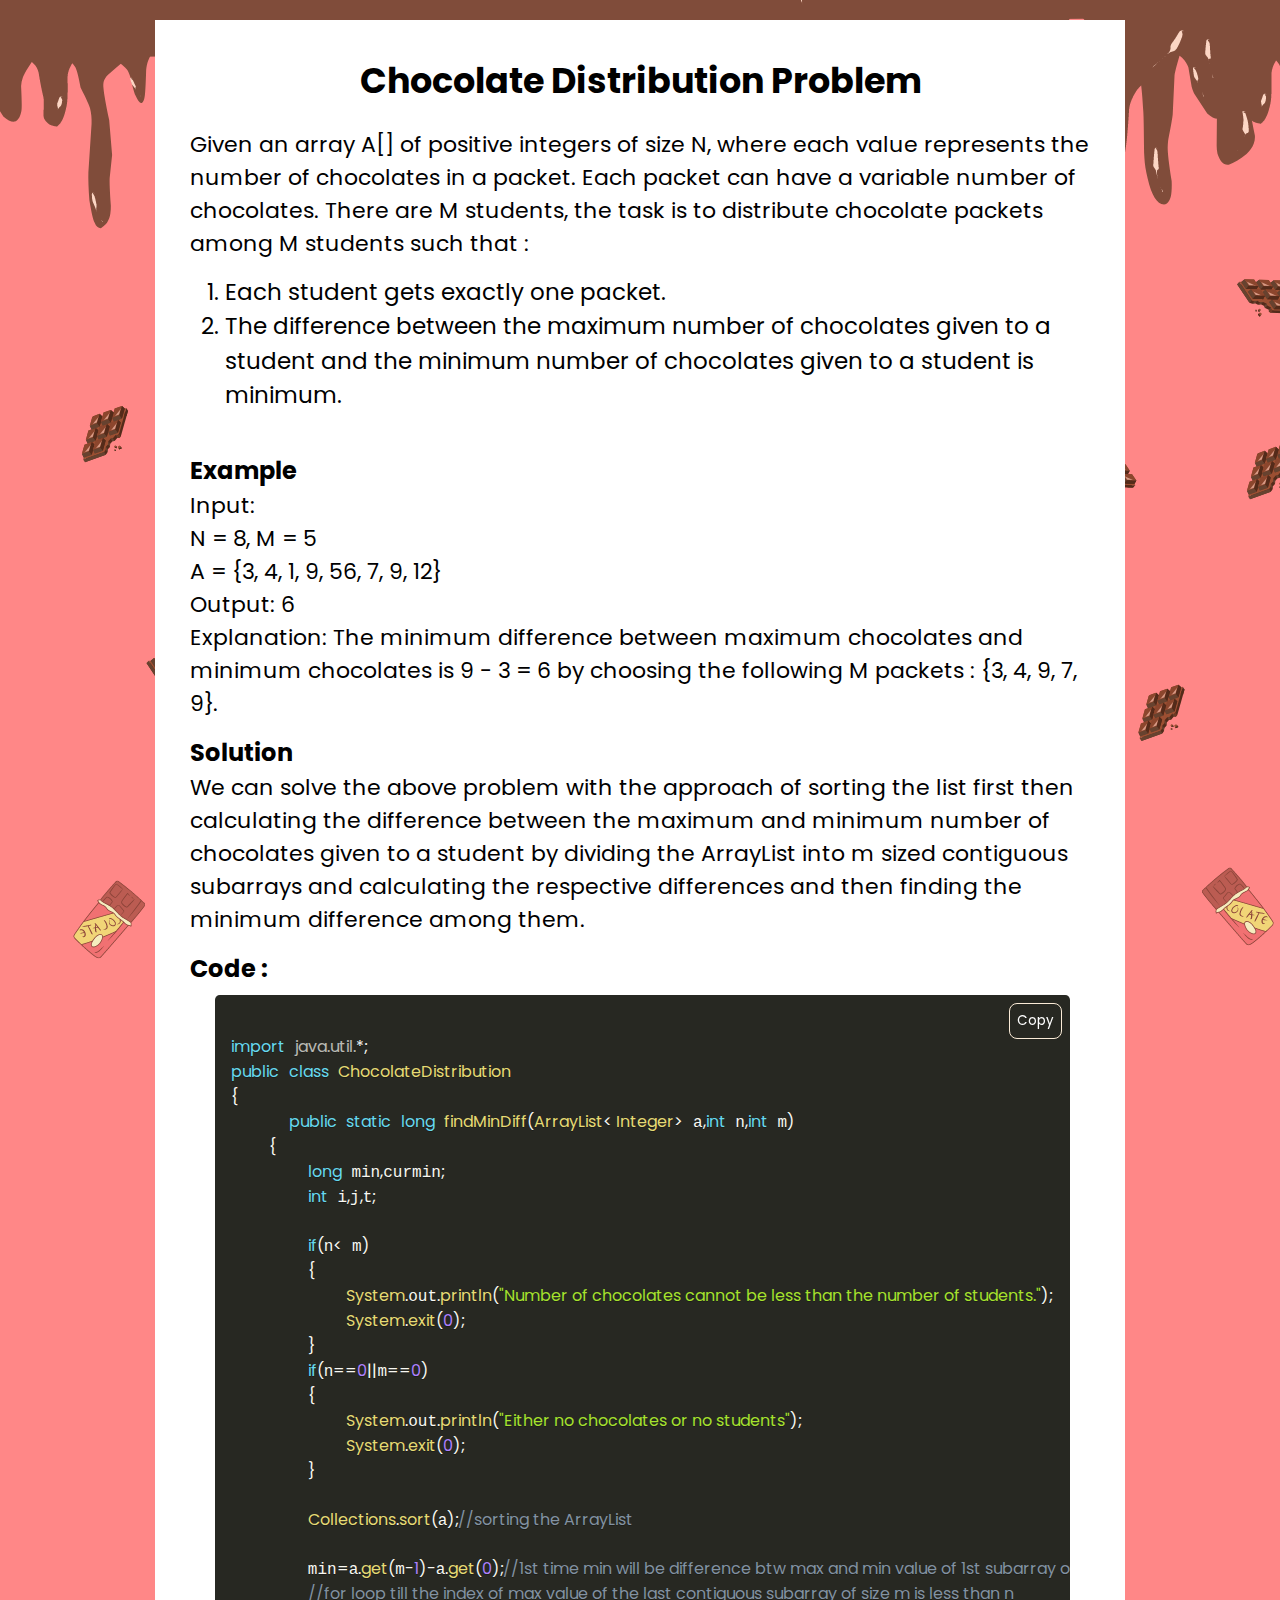
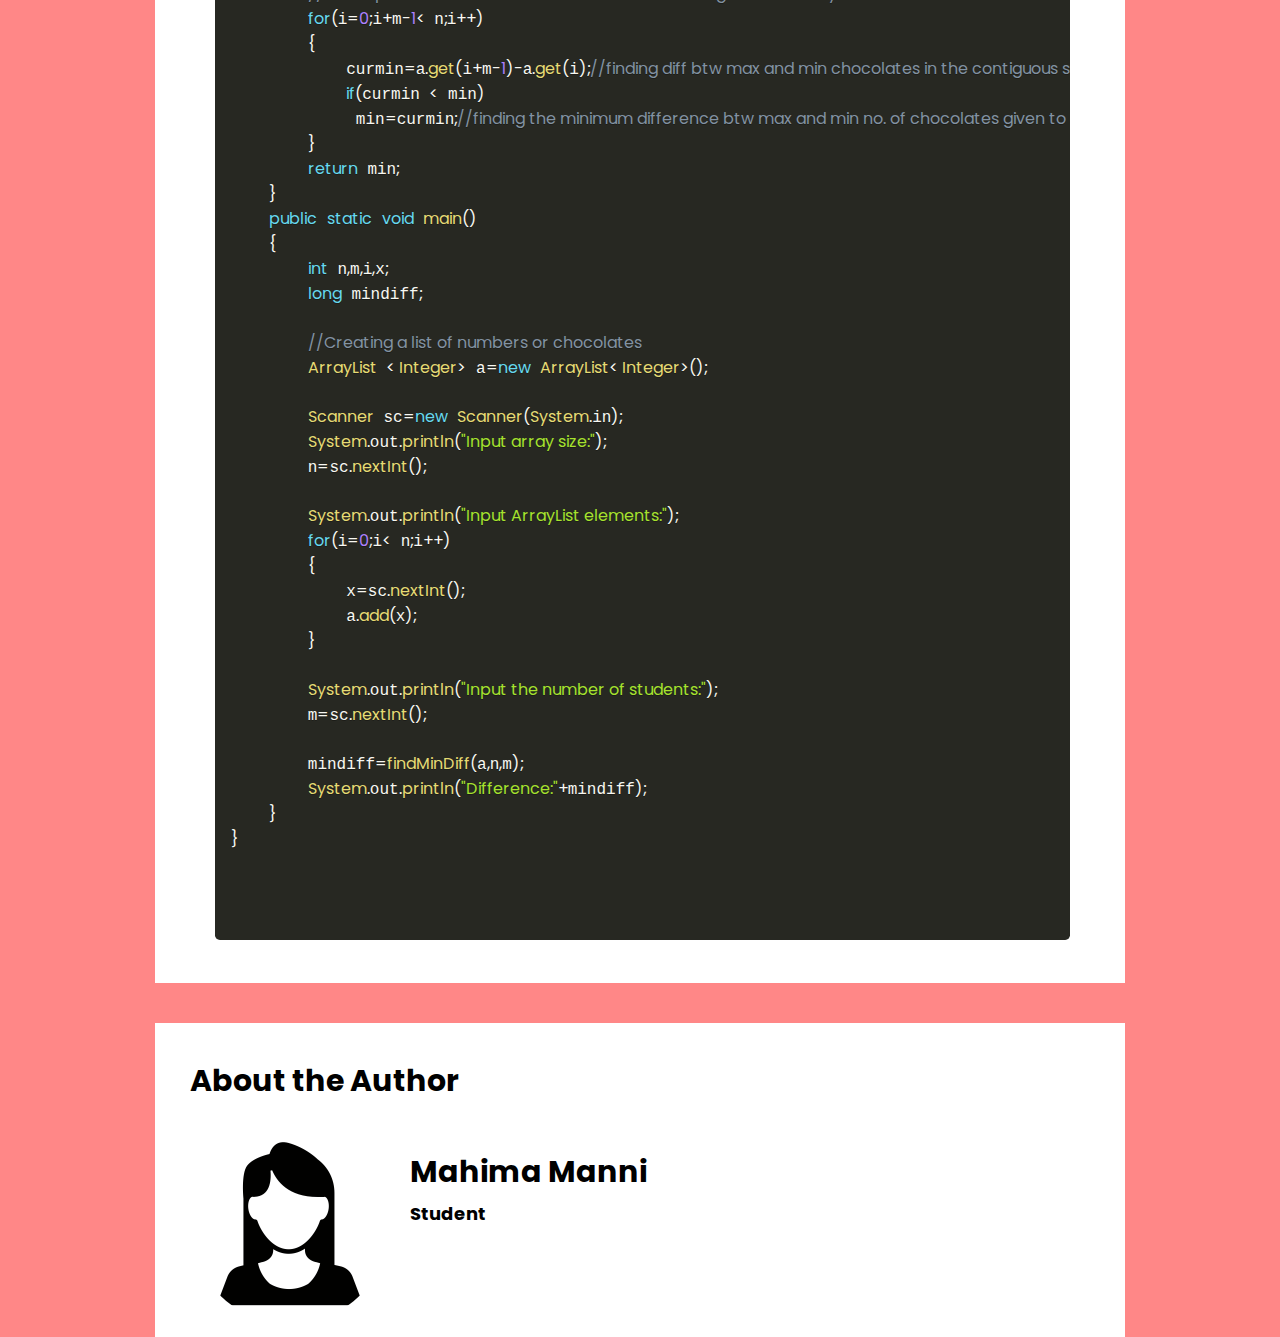
<file: Blog4.html>
<!DOCTYPE html>
<html lang="en">
<head>
  <meta charset="UTF-8">
  <meta name="viewport" content="width=device-width, initial-scale=1.0">
  <link rel="stylesheet" href="java_prism.css">
  <link href="https://fonts.googleapis.com/css2?family=Pangolin&family=Poppins&display=swap" rel="stylesheet">
  <title>Chocolate Problem</title>
</head>
<style>
 
*{
    margin : 0;
    padding: 0;
    font-family: 'poppins';
}


body {
background-color: #FF8787;
background-image: url(Bg3.png);
background-repeat: repeat-x;
margin: 0;
}


.blog-container {
    max-width: 900px;
    margin: 20px auto;
    background-color: white;
    padding: 35px;
  }
  
  h1 {
    font-size: 35px;
    font-family: 'poppins';
    align-items: center;
    justify-content: center;
    text-align: center;
    display: flex;
    flex-direction: column;
    margin-bottom: 20px;
  }
  
  p {
    margin-bottom: 15px;
  }

  
.blog-content {
    color: black;
    font-family: Arial, sans-serif;
    line-height: 1.5;
  }

  
.blog-content p{
    font-size: 22px;
    font-weight: 700px;
}

.container{
    width: 95%;
    height: 60%;
    overflow: auto;
    border-radius: 12px;
    padding-left: 25px;
}

.code-wrap{
    position: relative;
}


#copy-button{
    position: absolute;

    top:8px;
    right:8px;
    padding: 7px;
    background-color: rgba(41, 38, 38, 0);
    outline: none;
    color: white;
    border-radius: 8px;
    cursor: pointer;
    transition : all 0.2s ease-in;
    opacity: 1;
    border:1px solid antiquewhite
}

#copy-button.show-msg {
  visibility: hidden;
  opacity: 0;
  transition: opacity 0.2s ease-in;
}

#copy-button.show-msg::after {
  position: absolute;
  content: "Copied";
  visibility: visible;
  opacity: 1;
  color: black;
  background-color: greenyellow;
  /* *---------- */
  position: absolute;
  top:8px;
  right:8px;
  padding: 7px;
  outline: none;
  border-radius: 8px;
  cursor: pointer;
}




#copy-button:hover{
    background-color:greenyellow;
    color: black;
}

.code-wrap:hover #copy-button{
    opacity: 1;
}



.author-container {
    max-width: 900px;
    margin: 20px auto;
    background-color: white;
    padding: 35px;
    margin-top: 40px; /* Added margin to separate it from the previous section */
  }
  
  .author-content {
    color: black;
    font-family: Arial, sans-serif;
  }
  
  .author-content h2 {
    font-size: 30px;
    font-weight: 700;
    margin-bottom: 20px;
  }

  .author-info {
    display: flex;
  }
  
  .author-image {
    margin-right: 20px;
  }
  
  .author-image img {
    width: 200px;
    height: 200px;
    border-radius: 50%;
  }
  
  .author-details h2 {
    font-size: 30px;
    margin-top: 25px;
    margin-bottom: 5px;
  }
  
  .author-details h3 {
    font-size: 18px;
    margin-top: 5px;
  }
  
#pic img{
    padding: 20px;
    width: 650px;
    height:600px;
    border: 5px solid black;
}
#lst{
    margin-top: 15px;
    font-size: 23px;
    font-weight: 300px;
    padding-left: 35px;
    padding-right: 20px;
    margin-bottom: 40px;
}

</style>



<body>
  <div class="blog-container">
    <div class="blog-content">
      <h1>Chocolate Distribution Problem</h1>
      <p>Given an array A[] of positive integers of size N, where each value represents the number of chocolates in a packet. Each packet can have a variable number of chocolates. There are M students, the task is to distribute chocolate packets among M students such that :</p>
      <ol id="lst">
        <li>Each student gets exactly one packet.</li>
        <li>The difference between the maximum number of chocolates given to a student and the minimum number of chocolates given to a student is minimum.</li>
      </ol>
      <h2>Example</h2>
      <p>Input:<br>
        N = 8, M = 5<br>
        A = {3, 4, 1, 9, 56, 7, 9, 12}<br>
        Output: 6<br>
        Explanation: The minimum difference between maximum chocolates and minimum chocolates is 9 - 3 = 6 by choosing the following M packets : {3, 4, 9, 7, 9}.</p>

      <h2>Solution</h2>
      <p>We can solve the above problem with the approach of sorting the list first then calculating the difference between the maximum and minimum number of chocolates given to a student by dividing the ArrayList into m sized contiguous subarrays and calculating the respective differences and then finding the minimum difference among them.</p>
      
      <div class="code">
        <h2>Code :</h2>
        <div class="container">
            <div class="code-wrap">
                <pre>
                    <code id="code" class="language-java">
import java.util.*;
public class ChocolateDistribution
{
      public static long findMinDiff(ArrayList< Integer> a,int n,int m)
    {
        long min,curmin;
        int i,j,t;
               
        if(n< m)
        {
            System.out.println("Number of chocolates cannot be less than the number of students.");
            System.exit(0);
        }
        if(n==0||m==0)
        {
            System.out.println("Either no chocolates or no students");
            System.exit(0);
        }
        
        Collections.sort(a);//sorting the ArrayList
                
        min=a.get(m-1)-a.get(0);//1st time min will be difference btw max and min value of 1st subarray of size m
        //for loop till the index of max value of the last contiguous subarray of size m is less than n
        for(i=0;i+m-1< n;i++)
        {
            curmin=a.get(i+m-1)-a.get(i);//finding diff btw max and min chocolates in the contiguous subarrays
            if(curmin < min)
             min=curmin;//finding the minimum difference btw max and min no. of chocolates given to a student          
        }
        return min;
    }
    public static void main()
    {
        int n,m,i,x;
        long mindiff;
        
        //Creating a list of numbers or chocolates
        ArrayList < Integer> a=new ArrayList< Integer>();
        
        Scanner sc=new Scanner(System.in);
        System.out.println("Input array size:");
        n=sc.nextInt();
        
        System.out.println("Input ArrayList elements:");
        for(i=0;i< n;i++)
        {
            x=sc.nextInt();
            a.add(x);
        }
        
        System.out.println("Input the number of students:");
        m=sc.nextInt();
        
        mindiff=findMinDiff(a,n,m);
        System.out.println("Difference:"+mindiff);
    }
}
                        
                    </code>
                </pre>
                <button id="copy-button">Copy</button>
            </div>
          </div>
        </div>
    </div>
           
</div>   
      <div class="author-container">
        <div class="author-content">
            <h2>About the Author</h2>
          <div class="author-info">
            <div class="author-image">
              <img src="authorPic4.png" alt="Author Image">
            </div>
            <div class="author-details">
              <h2>Mahima Manni</h2>
              <h3>Student</h3>
            </div>
          
        </div>
      </div>




  
</body>
<script src="java_prism.js"></script>
<script>
    // Get the copy button element
    const copyButton = document.getElementById("copy-button");
  
    // Add click event listener to the copy button
    copyButton.addEventListener("click", function() {
      // Select the code inside the code element
      const codeElement = document.getElementById("code");
      const range = document.createRange();
      range.selectNode(codeElement);
      window.getSelection().removeAllRanges();
      window.getSelection().addRange(range);
  
      // Copy the selected code to clipboard
      document.execCommand("copy");
      window.getSelection().removeAllRanges();
  
      // Change the button text to "Copied" temporarily
      copyButton.textContent = "Copied";
      copyButton.classList.add("show-msg");
      setTimeout(function() {
        copyButton.textContent = "Copy";
        copyButton.classList.remove("show-msg");
      }, 2000);
    });
  </script>
</html>
</file>
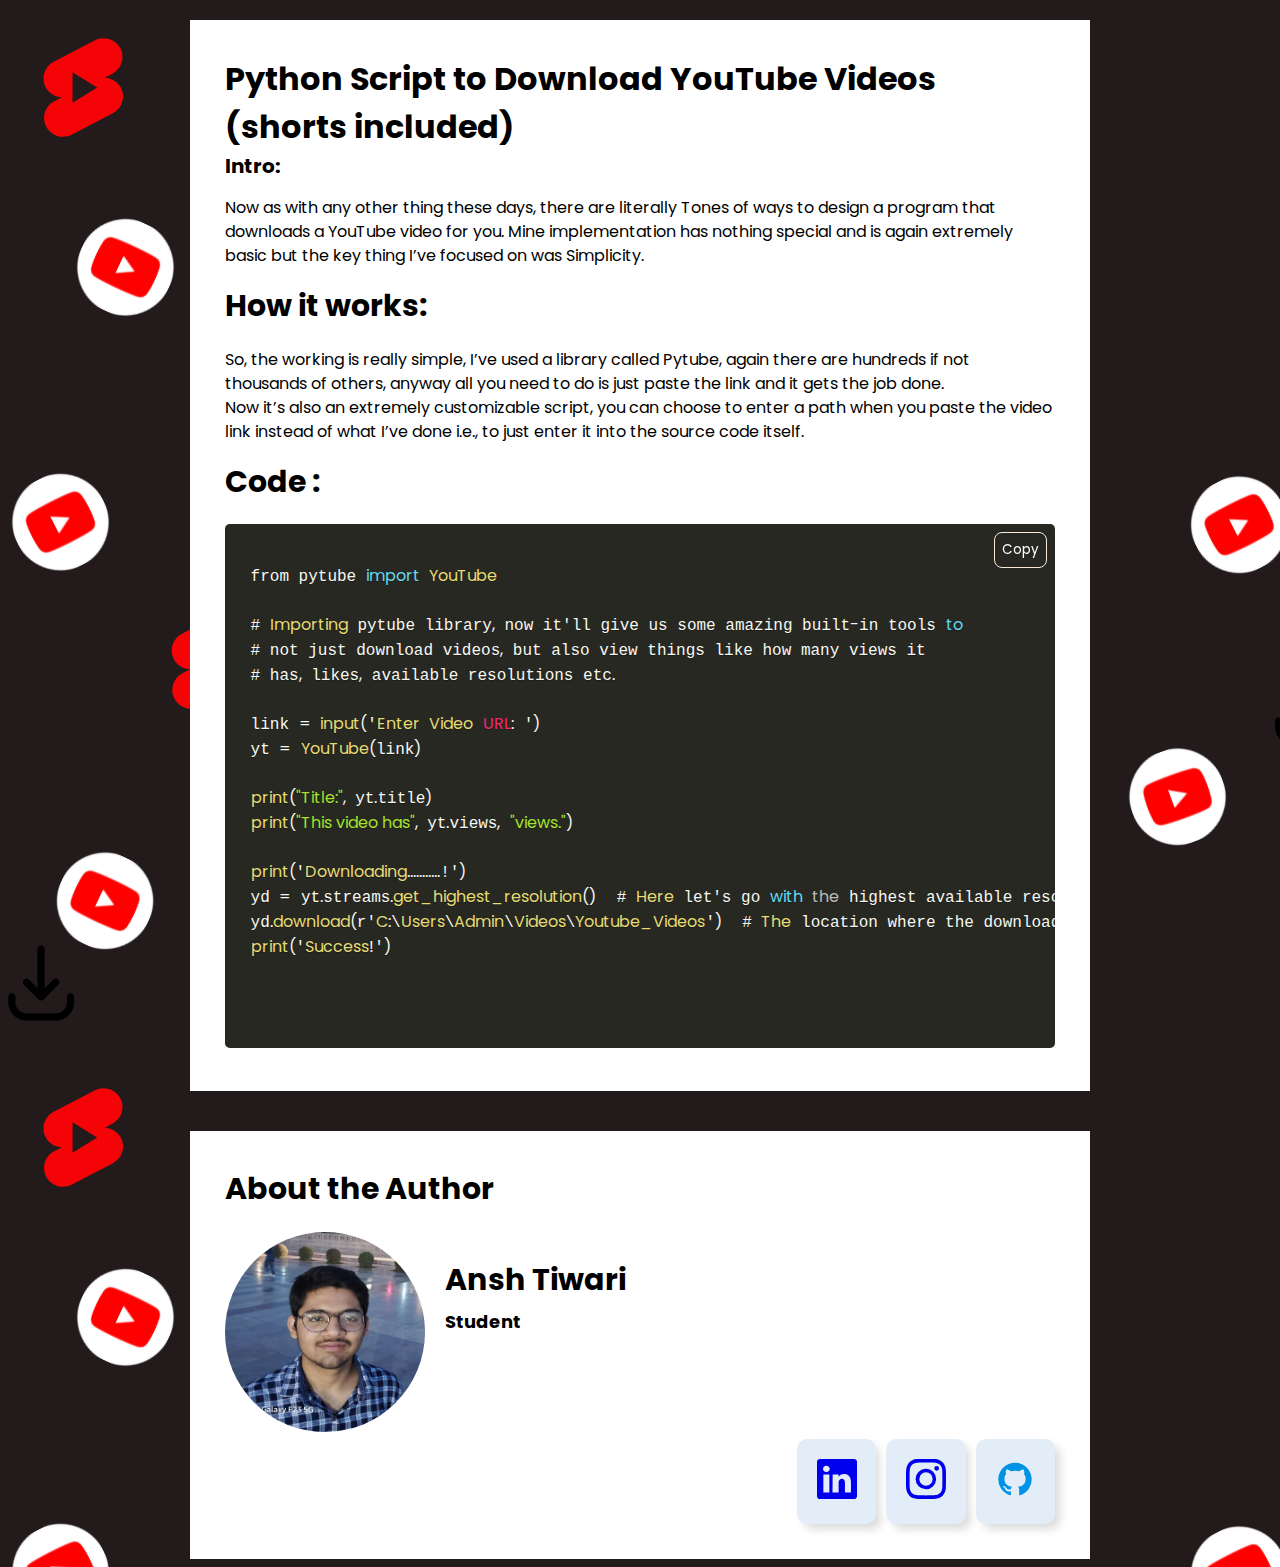
<file: blog5.html>
<!DOCTYPE html>
<html lang="en">
<head>
  <meta charset="UTF-8">
  <meta name="viewport" content="width=device-width, initial-scale=1.0">
  <link rel="stylesheet" href="style.css">
  <link rel="stylesheet" href="java_prism.css">
  <link href="https://fonts.googleapis.com/css2?family=Pangolin&family=Poppins&display=swap" rel="stylesheet">
  <title>Python Script to Download YouTube Videos</title>
</head>
<style>
   
*{
  margin : 0;
  padding: 0;
  font-family: 'poppins';
}

body {
  background-color: #FF8787;
  background-image: url(Blog5bg.png);
  background-repeat: repeat-y;
  margin: 0;
  }
  
  
#copy-button{
  position: absolute;

  top:8px;
  right:8px;
  padding: 7px;
  background-color: rgba(41, 38, 38, 0);
  outline: none;
  color: white;
  border-radius: 8px;
  cursor: pointer;
  transition : all 0.2s ease-in;
  opacity: 1;
  border:1px solid antiquewhite
}

#copy-button.show-msg {
visibility: hidden;
opacity: 0;
transition: opacity 0.2s ease-in;
}

#copy-button.show-msg::after {
position: absolute;
content: "Copied";
visibility: visible;
opacity: 1;
color: black;
background-color: greenyellow;
/* *---------- */
position: absolute;
top:8px;
right:8px;
padding: 7px;
outline: none;
border-radius: 8px;
cursor: pointer;
}




.code-wrap{
  position: relative;
}

#copy-button:hover{
  background-color:greenyellow;
  color: black;
}

.code-wrap:hover #copy-button{
  opacity: 1;
}

  .new-blog-container {
    max-width: 900px;
    margin: 20px auto;
    background-color: white;
    padding: 35px;
  }

  .new-blog-content {
    color: black;
    font-family: Arial, sans-serif;
    line-height: 1.5;
  }

  .new-blog-content h2 {
    font-size: 30px;
    font-weight: 700;
    margin-bottom: 20px;
  }

  .new-blog-content p {
    margin-bottom: 15px;
  }

  .new-blog-content ul {
    padding-left: 30px;
    margin-bottom: 20px;
    font-size: 20px;
  }

  .new-blog-content figure {
    text-align: center;
    margin: 20px 0;
  }

  .new-blog-content figure img {
    max-width: 100%;
    height: auto;
    border: 5px solid black;
  }

  .author-container {
    max-width: 900px;
    margin: 20px auto;
    background-color: white;
    padding: 35px;
    margin-top: 40px; /* Added margin to separate it from the previous section */
  }
  
  .author-content {
    color: black;
    font-family: Arial, sans-serif;
  }
  
  .author-content h2 {
    font-size: 30px;
    font-weight: 700;
    margin-bottom: 20px;
  }

  .author-info {
    display: flex;
  }
  
  .author-image {
    margin-right: 20px;
  }
  
  .author-image img {
    width: 200px;
    height: 200px;
    border-radius: 50%;
  }
  
  .author-details h2 {
    font-size: 30px;
    margin-top: 25px;
    margin-bottom: 5px;
  }
  
  .author-details h3 {
    font-size: 18px;
    margin-top: 5px;
  }
  
.author-button {
  display: flex;
  justify-content: flex-end;
  margin-top: 0px;
}

.btn {
  display: grid;
  place-items: center;
  background: #e3edf7;
  padding: 1.4em;
  border-radius: 10px;
  box-shadow: 6px 6px 10px -1px rgba(0,0,0,0.15),
              -6px -6px 10px -1px rgba(255,255,255,0.7);
  border: 1px solid rgba(0,0,0,0);
  cursor: pointer;
  transition: transform 0.5s;
   margin-left: 10px;
}

.btn:hover {
  box-shadow: inset 4px 4px 6px -1px rgba(0,0,0,0.2),
              inset -4px -4px 6px -1px rgba(255,255,255,0.7),
              -0.5px -0.5px 0px rgba(255,255,255,1),
              0.5px 0.5px 0px rgba(0,0,0,0.15),
              0px 12px 10px -10px rgba(0,0,0,0.05);
  border: 1px solid rgba(0,0,0,0.1);
  transform: translateY(0.5em);
}

.btn svg {
  transition: transform 0.5s;
}

.btn:hover svg {
  transform: scale(0.9);
  fill: #333333;
}

#pic img{
    padding: 20px;
    width: 650px;
    height:600px;
    border: 5px solid black;
}  
  
#intro{
  font-size : 20px;
  font-weight: bold;
  align-items: center;
}
</style>
<body>
  <!-- Existing blog container -->
  <div class="blog-container">
    <div class="blog-content">
      <!-- Existing blog content here -->
    </div>
  </div>

  <!-- New blog container -->
  <div class="new-blog-container">
    <div class="new-blog-content">
      <h1>Python Script to Download YouTube Videos (shorts included)</h1>
      <p id="intro">Intro:</p>
        <p>Now as with any other thing these days, there are literally Tones of ways to design a program that downloads a YouTube video for you. Mine implementation has nothing special and is again extremely basic but the key thing I’ve focused on was Simplicity.</p>
      <h2>How it works:</h2>
      <p>So, the working is really simple, I’ve used a library called Pytube, again there are hundreds if not thousands of others, anyway all you need to do is just paste the link and it gets the job done.<br>
        Now it’s also an extremely customizable script, you can choose to enter a path when you paste the video link instead of what I’ve done i.e., to just enter it into the source code itself.</p>
        <div class="code">
          <h2>Code :</h2>
          <div class="container">
              <div class="code-wrap">
                  <pre>
                      <code id="code" class="language-java">
 from pytube import YouTube

 # Importing pytube library, now it'll give us some amazing built-in tools to
 # not just download videos, but also view things like how many views it
 # has, likes, available resolutions etc.
                        
 link = input('Enter Video URL: ')
 yt = YouTube(link)
                        
 print("Title:", yt.title)
 print("This video has", yt.views, "views.")
                        
 print('Downloading...........!')
 yd = yt.streams.get_highest_resolution()  # Here let's go with the highest available resolution
 yd.download(r'C:\Users\Admin\Videos\Youtube_Videos')  # The location where the downloaded video's going to go.
 print('Success!')
                        
                      </code>
                    </pre>
                    <button id="copy-button">Copy</button>
                </div>
              </div>
            </div>     
    </div>
  </div>

  <!-- Existing author container -->
  <div class="author-container">
    <div class="author-content">
        <h2>About the Author</h2>
      <div class="author-info">
        <div class="author-image">
          <img src="author5_pic.jpg" alt="Author Image">
        </div>
        <div class="author-details">
          <h2>Ansh Tiwari</h2>
          <h3> Student </h3>
        </div>
      </div>
      <div class="author-button">
        <button class="btn"><a href="https://www.linkedin.com/in/ansh-tiwari-0a06ab240/?originalSubdomain=in" target="_blank">
          <svg xmlns="http://www.w3.org/2000/svg" width="40" height="40" fill="currentColor" class="bi bi-linkedin" viewBox="0 0 16 16">
            <path d="M0 1.146C0 .513.526 0 1.175 0h13.65C15.474 0 16 .513 16 1.146v13.708c0 .633-.526 1.146-1.175 1.146H1.175C.526 16 0 15.487 0 14.854V1.146zm4.943 12.248V6.169H2.542v7.225h2.401zm-1.2-8.212c.837 0 1.358-.554 1.358-1.248-.015-.709-.52-1.248-1.342-1.248-.822 0-1.359.54-1.359 1.248 0 .694.521 1.248 1.327 1.248h.016zm4.908 8.212V9.359c0-.216.016-.432.08-.586.173-.431.568-.878 1.232-.878.869 0 1.216.662 1.216 1.634v3.865h2.401V9.25c0-2.22-1.184-3.252-2.764-3.252-1.274 0-1.845.7-2.165 1.193v.025h-.016a5.54 5.54 0 0 1 .016-.025V6.169h-2.4c.03.678 0 7.225 0 7.225h2.4z"/>
          </svg>
        <button class="btn"><a href="https://www.instagram.com/anshtiwari5004/" target="_blank">
            <svg xmlns="http://www.w3.org/2000/svg" width="40" height="40" fill="currentColor" class="bi bi-instagram" viewBox="0 0 16 16">
                <path d="M8 0C5.829 0 5.556.01 4.703.048 3.85.088 3.269.222 2.76.42a3.917 3.917 0 0 0-1.417.923A3.927 3.927 0 0 0 .42 2.76C.222 3.268.087 3.85.048 4.7.01 5.555 0 5.827 0 8.001c0 2.172.01 2.444.048 3.297.04.852.174 1.433.372 1.942.205.526.478.972.923 1.417.444.445.89.719 1.416.923.51.198 1.09.333 1.942.372C5.555 15.99 5.827 16 8 16s2.444-.01 3.298-.048c.851-.04 1.434-.174 1.943-.372a3.916 3.916 0 0 0 1.416-.923c.445-.445.718-.891.923-1.417.197-.509.332-1.09.372-1.942C15.99 10.445 16 10.173 16 8s-.01-2.445-.048-3.299c-.04-.851-.175-1.433-.372-1.941a3.926 3.926 0 0 0-.923-1.417A3.911 3.911 0 0 0 13.24.42c-.51-.198-1.092-.333-1.943-.372C10.443.01 10.172 0 7.998 0h.003zm-.717 1.442h.718c2.136 0 2.389.007 3.232.046.78.035 1.204.166 1.486.275.373.145.64.319.92.599.28.28.453.546.598.92.11.281.24.705.275 1.485.039.843.047 1.096.047 3.231s-.008 2.389-.047 3.232c-.035.78-.166 1.203-.275 1.485a2.47 2.47 0 0 1-.599.919c-.28.28-.546.453-.92.598-.28.11-.704.24-1.485.276-.843.038-1.096.047-3.232.047s-2.39-.009-3.233-.047c-.78-.036-1.203-.166-1.485-.276a2.478 2.478 0 0 1-.92-.598 2.48 2.48 0 0 1-.6-.92c-.109-.281-.24-.705-.275-1.485-.038-.843-.046-1.096-.046-3.233 0-2.136.008-2.388.046-3.231.036-.78.166-1.204.276-1.486.145-.373.319-.64.599-.92.28-.28.546-.453.92-.598.282-.11.705-.24 1.485-.276.738-.034 1.024-.044 2.515-.045v.002zm4.988 1.328a.96.96 0 1 0 0 1.92.96.96 0 0 0 0-1.92zm-4.27 1.122a4.109 4.109 0 1 0 0 8.217 4.109 4.109 0 0 0 0-8.217zm0 1.441a2.667 2.667 0 1 1 0 5.334 2.667 2.667 0 0 1 0-5.334z"/>
              </svg></a></button>
        <button class="btn"><a href="https://github.com/ansh3891" target="_blank">
          <svg width="40" height="40" fill="#0092E4" xmlns="http://www.w3.org/2000/svg" data-name="Layer 1" viewBox="0 0 24 24" id="github">
            <path d="M12,2.2467A10.00042,10.00042,0,0,0,8.83752,21.73419c.5.08752.6875-.21247.6875-.475,0-.23749-.01251-1.025-.01251-1.86249C7,19.85919,6.35,18.78423,6.15,18.22173A3.636,3.636,0,0,0,5.125,16.8092c-.35-.1875-.85-.65-.01251-.66248A2.00117,2.00117,0,0,1,6.65,17.17169a2.13742,2.13742,0,0,0,2.91248.825A2.10376,2.10376,0,0,1,10.2,16.65923c-2.225-.25-4.55-1.11254-4.55-4.9375a3.89187,3.89187,0,0,1,1.025-2.6875,3.59373,3.59373,0,0,1,.1-2.65s.83747-.26251,2.75,1.025a9.42747,9.42747,0,0,1,5,0c1.91248-1.3,2.75-1.025,2.75-1.025a3.59323,3.59323,0,0,1,.1,2.65,3.869,3.869,0,0,1,1.025,2.6875c0,3.83747-2.33752,4.6875-4.5625,4.9375a2.36814,2.36814,0,0,1,.675,1.85c0,1.33752-.01251,2.41248-.01251,2.75,0,.26251.1875.575.6875.475A10.0053,10.0053,0,0,0,12,2.2467Z"></path>
          </svg></a></button>
      </div>
    </div>
  </div>
</body>
<script src="java_prism.js"></script>
<script>
  // Get the copy button element
  const copyButton = document.getElementById("copy-button");
  
  // Add click event listener to the copy button
  copyButton.addEventListener("click", function() {
    // Select the code inside the code element
    const codeElement = document.getElementById("code");
    const range = document.createRange();
    range.selectNode(codeElement);
    window.getSelection().removeAllRanges();
    window.getSelection().addRange(range);

    // Copy the selected code to clipboard
    document.execCommand("copy");
    window.getSelection().removeAllRanges();

    // Change the button text to "Copied" temporarily
    copyButton.textContent = "Copied";
    copyButton.classList.add("show-msg");
    setTimeout(function() {
      copyButton.textContent = "Copy";
      copyButton.classList.remove("show-msg");
    }, 2000);
  });
</script>
</html>
</file>
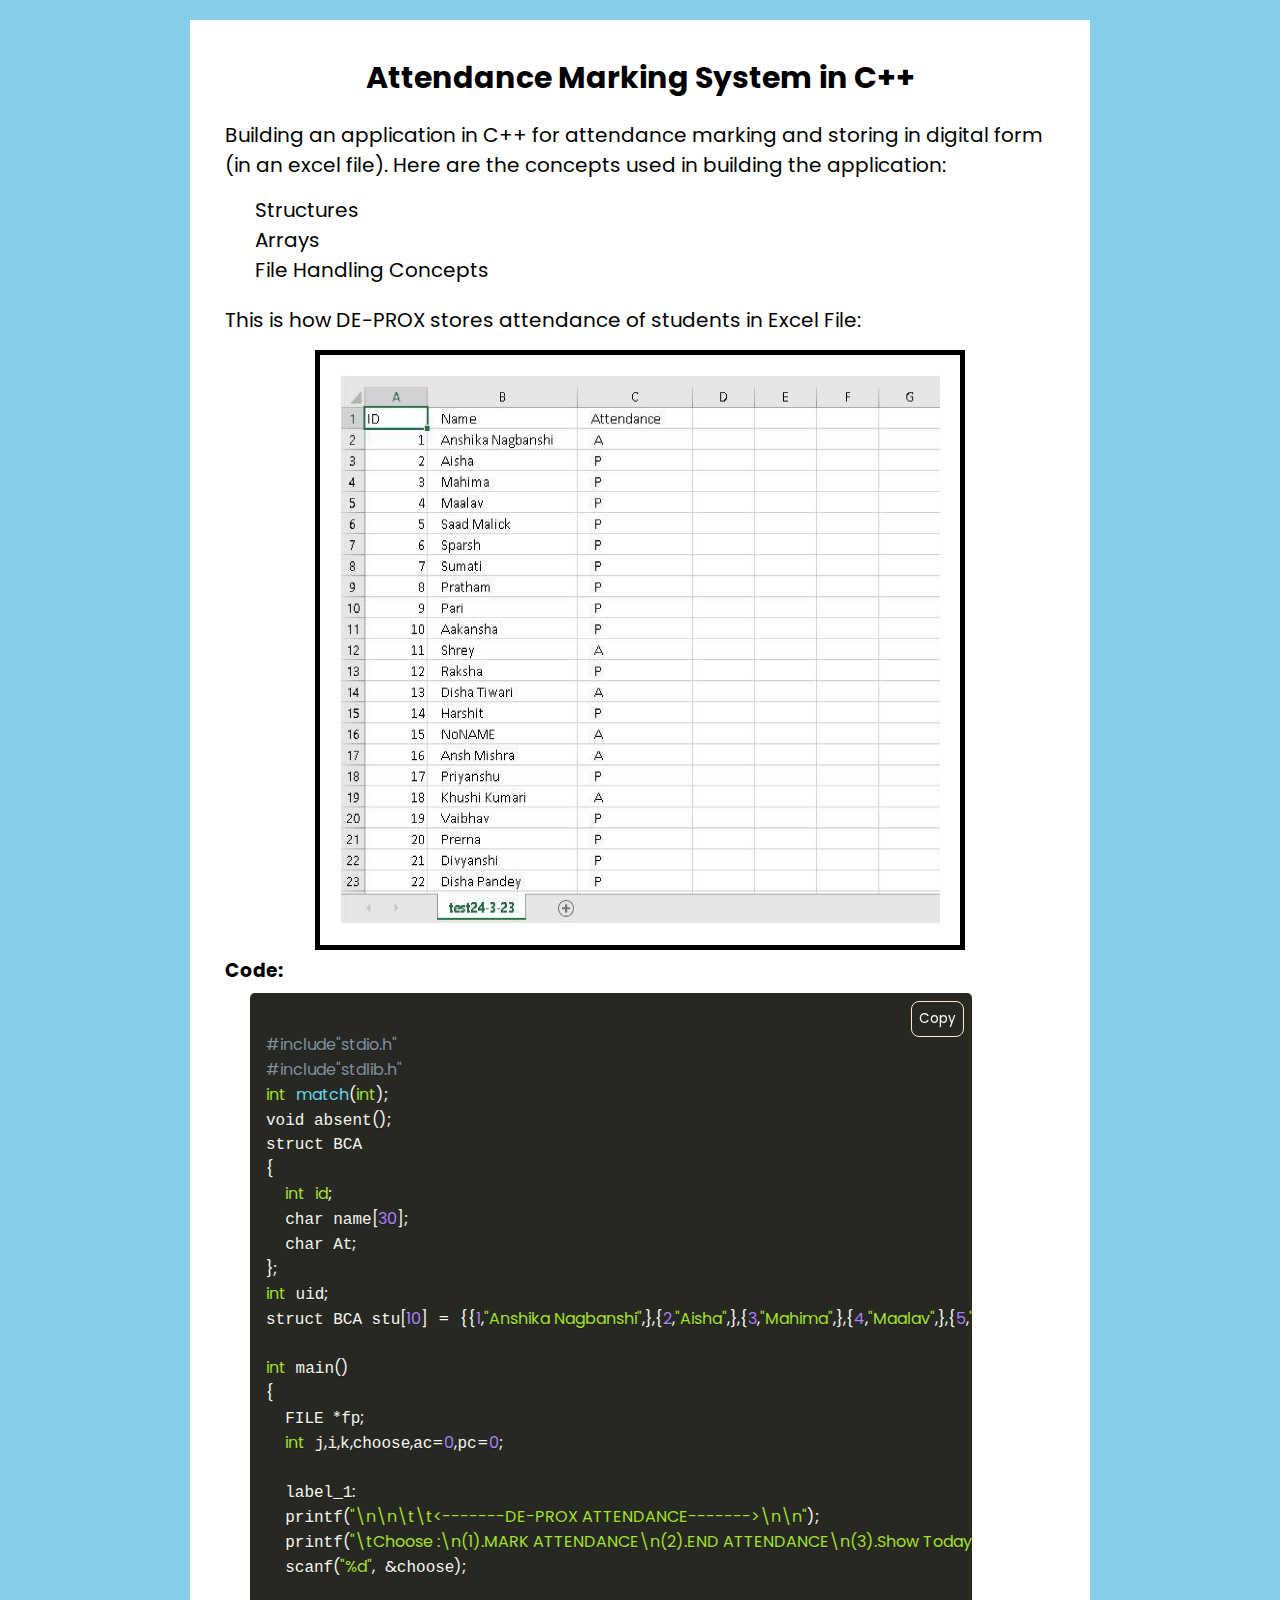
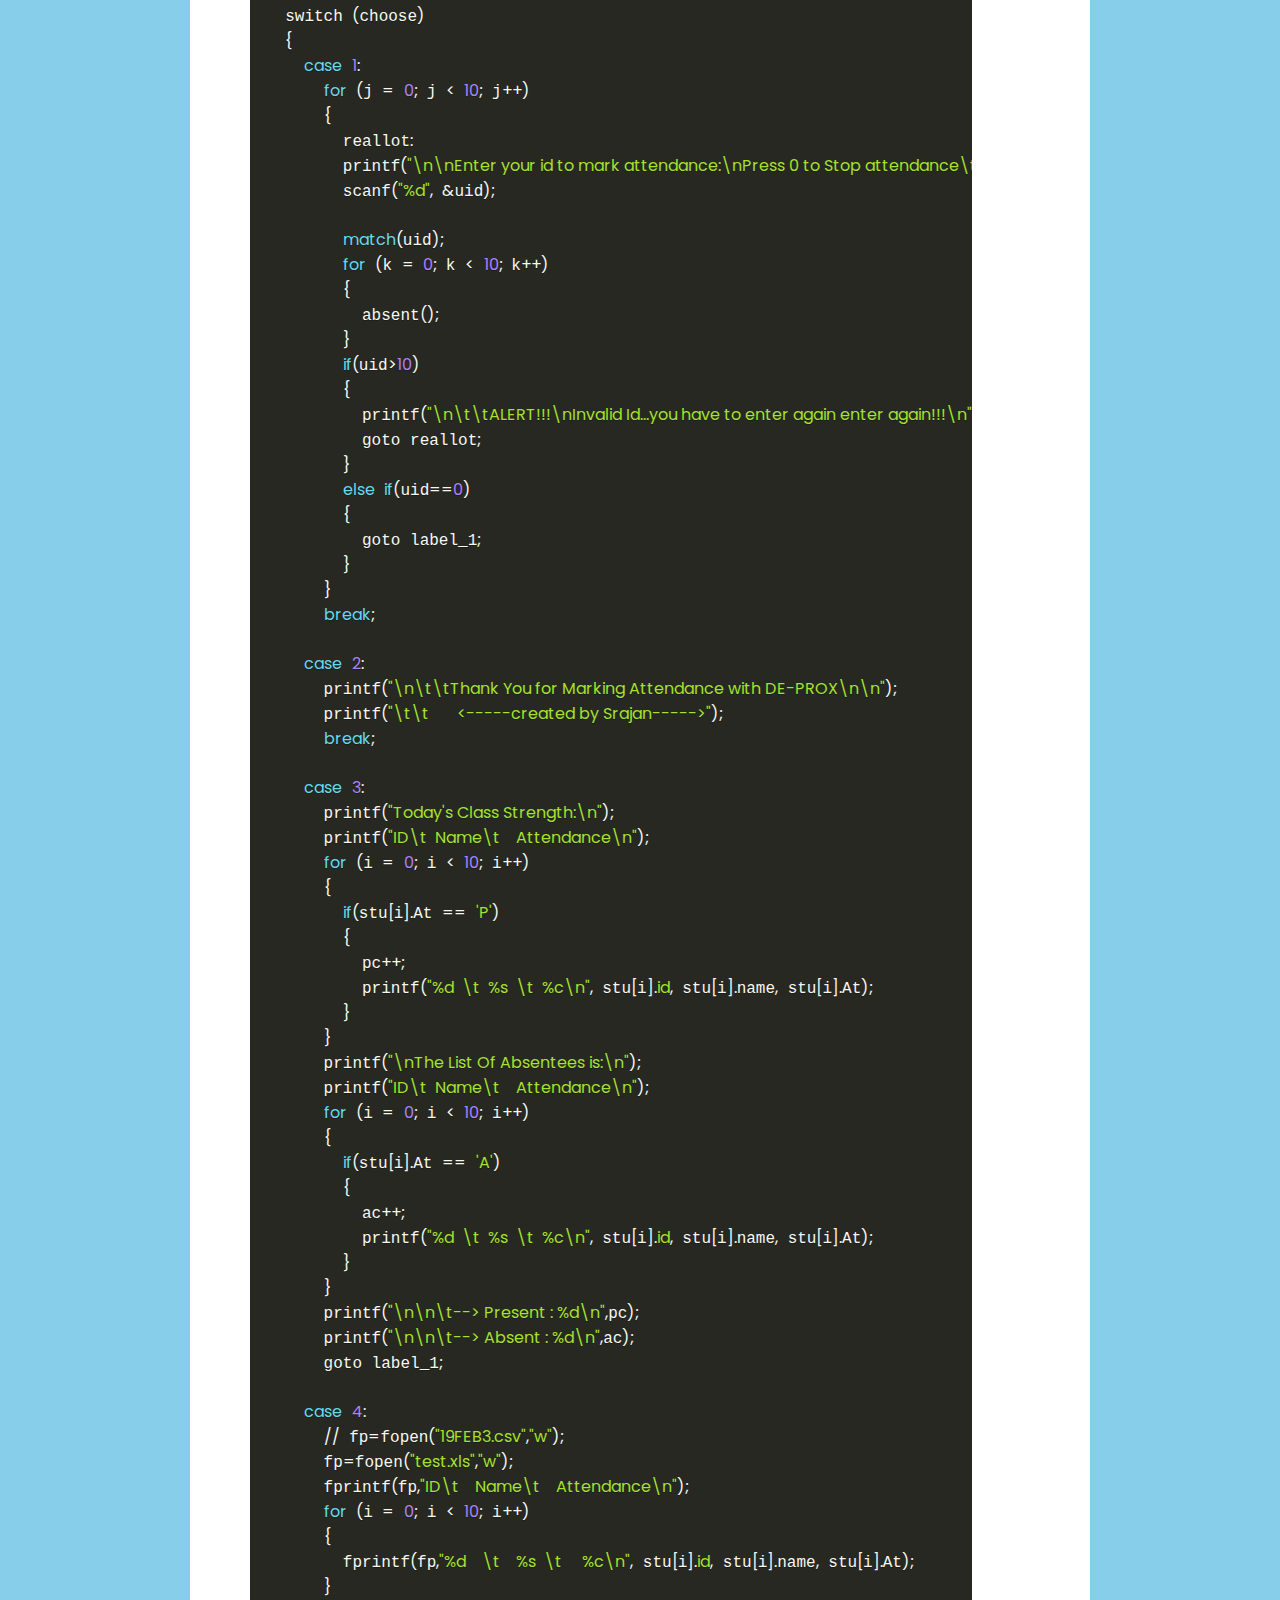
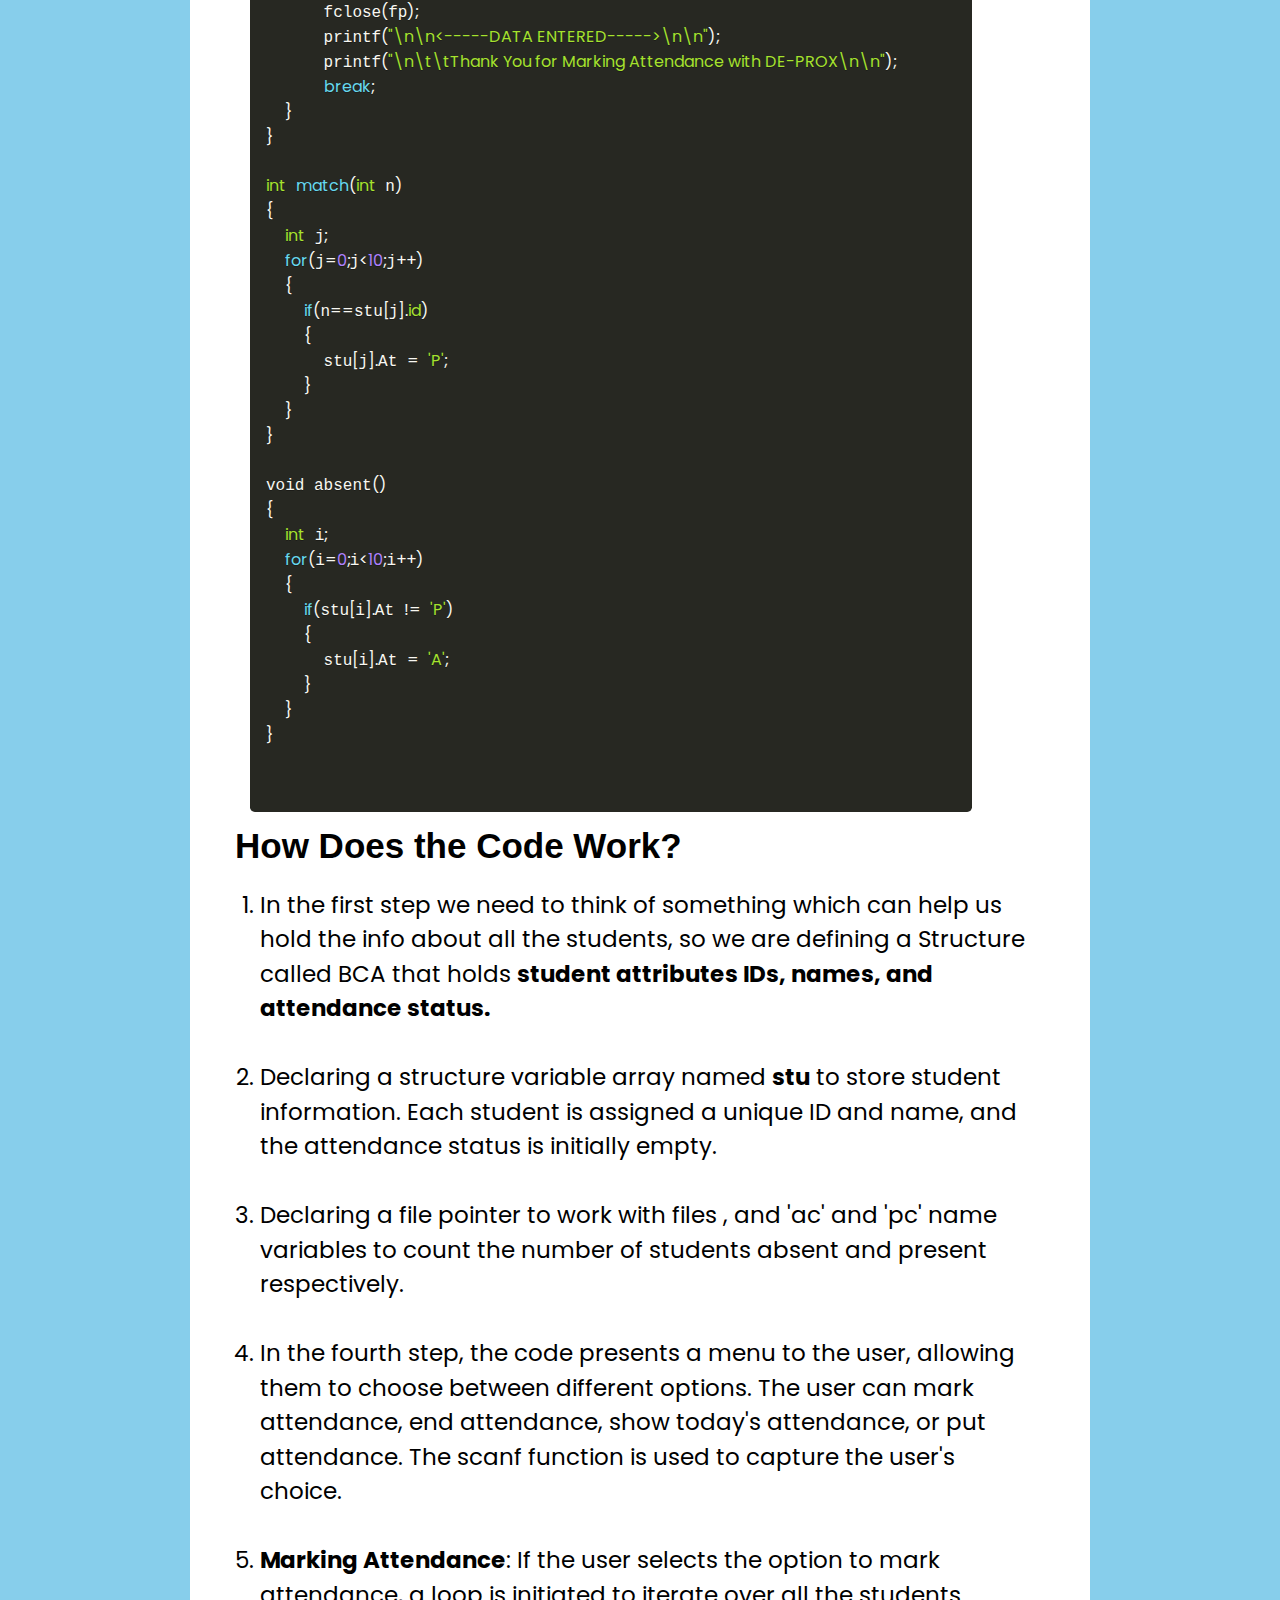
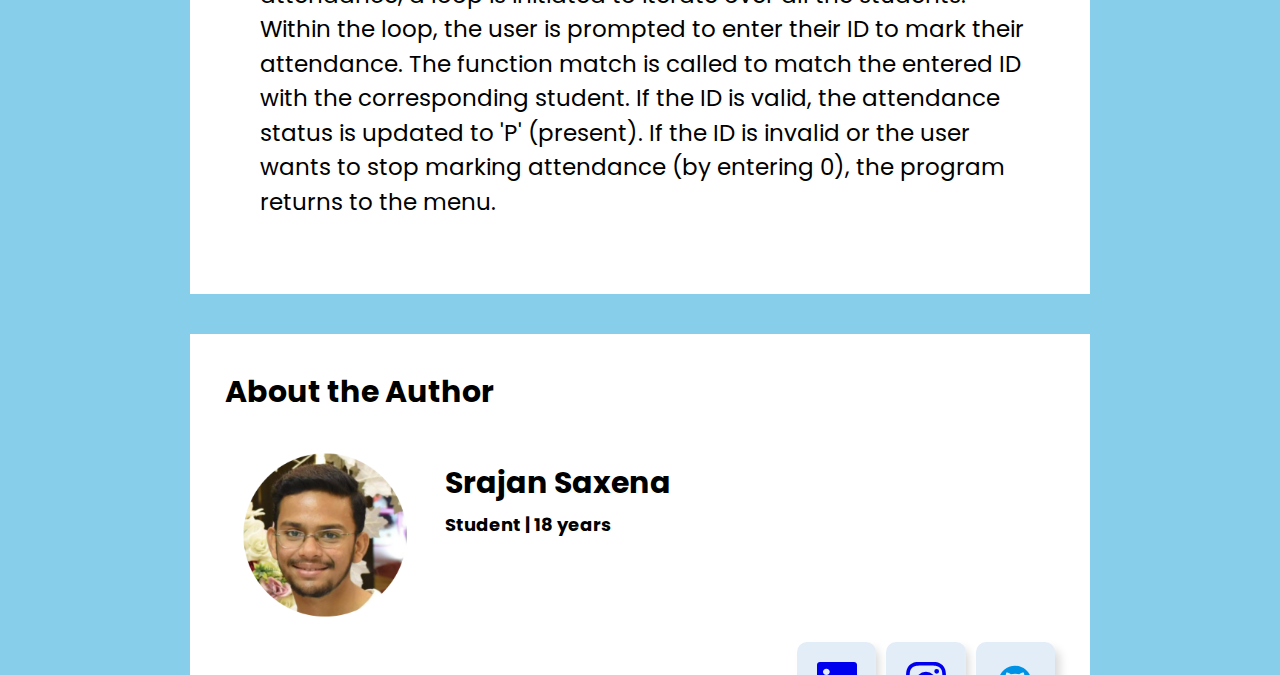
<file: deprox.html>
<!DOCTYPE html>
<html lang="en">
<head>
  <meta charset="UTF-8">
  <meta name="viewport" content="width=device-width, initial-scale=1.0">
  <link rel="stylesheet" href="style.css">
  <link rel="stylesheet" href="prism.css">
  <link href="https://fonts.googleapis.com/css2?family=Pangolin&family=Poppins&display=swap" rel="stylesheet">
  <title>DE-PROX</title>
</head>


<style>

*{
        margin : 0;
        padding: 0;
        font-family: 'poppins';
}


body {
  background-color: skyblue;
  margin: 0;
}

.blog-container {
  max-width: 900px;
  margin: 20px auto;
  background-color: white;
  padding: 35px;
}

.blog-content {
  color: black;
  font-family: Arial, sans-serif;
  line-height: 1.5;
}

h1 {
  font-size: 30px;
  font-family: 'poppins';
  align-items: center;
  justify-content: center;
  text-align: center;
  display: flex;
  flex-direction: column;
  margin-bottom: 20px;
}

p {
  margin-bottom: 15px;
}

.author-container {
    max-width: 900px;
    margin: 20px auto;
    background-color: white;
    padding: 35px;
    margin-top: 40px; /* Added margin to separate it from the previous section */
  }
  
  .author-content {
    color: black;
    font-family: Arial, sans-serif;
  }
  
  .author-content h2 {
    font-size: 30px;
    font-weight: 700;
    margin-bottom: 20px;
  }

  .author-info {
    display: flex;
  }
  
  .author-image {
    margin-right: 20px;
  }
  
  .author-image img {
    width: 200px;
    height: 200px;
    border-radius: 50%;
  }
  
  .author-details h2 {
    font-size: 30px;
    margin-top: 25px;
    margin-bottom: 5px;
  }
  
  .author-details h3 {
    font-size: 18px;
    margin-top: 5px;
  }
  
#pic img{
    padding: 20px;
    width: 650px;
    height:600px;
    border: 5px solid black;
}
  

.container{
    width: 90%;
    height: 60%;
    overflow: auto;
    border-radius: 12px;
    padding-left: 25px;
}

.code-wrap{
    position: relative;
}

#copy-button{
    position: absolute;

    top:8px;
    right:8px;
    padding: 7px;
    background-color: rgba(41, 38, 38, 0);
    outline: none;
    color: white;
    border-radius: 8px;
    cursor: pointer;
    transition : all 0.2s ease-in;
    opacity: 1;
    border:1px solid antiquewhite
}

#copy-button.show-msg {
  visibility: hidden;
  opacity: 0;
  transition: opacity 0.2s ease-in;
}

#copy-button.show-msg::after {
  position: absolute;
  content: "Copied";
  visibility: visible;
  opacity: 1;
  color: black;
  background-color: greenyellow;
  /* *---------- */
  position: absolute;
  top:8px;
  right:8px;
  padding: 7px;
  outline: none;
  border-radius: 8px;
  cursor: pointer;
}




#copy-button:hover{
    background-color:greenyellow;
    color: black;
}

.code-wrap:hover #copy-button{
    opacity: 1;
}


#lst{
    margin-top: 15px;
    font-size: 23px;
    font-weight: 300px;
    padding-left: 35px;
    padding-right: 20px;
    margin-bottom: 40px;
}

#title2{
    padding-left: 10px;
    font-size: 35px;
    font-weight: 600;
    font-family: Arial, Helvetica, sans-serif;
}
ul{
    padding-left: 30px;
    margin-bottom: 20px;
    font-size: 20px;
}

.blog-content p{
    font-size: 20px;
    font-weight: 700px;
}
.author-button {
    display: flex;
    justify-content: flex-end;
    margin-top: 0px;
  }
  
  .btn {
    display: grid;
    place-items: center;
    background: #e3edf7;
    padding: 1.4em;
    border-radius: 10px;
    box-shadow: 6px 6px 10px -1px rgba(0,0,0,0.15),
                -6px -6px 10px -1px rgba(255,255,255,0.7);
    border: 1px solid rgba(0,0,0,0);
    cursor: pointer;
    transition: transform 0.5s;
     margin-left: 10px;
  }
  
  .btn:hover {
    box-shadow: inset 4px 4px 6px -1px rgba(0,0,0,0.2),
                inset -4px -4px 6px -1px rgba(255,255,255,0.7),
                -0.5px -0.5px 0px rgba(255,255,255,1),
                0.5px 0.5px 0px rgba(0,0,0,0.15),
                0px 12px 10px -10px rgba(0,0,0,0.05);
    border: 1px solid rgba(0,0,0,0.1);
    transform: translateY(0.5em);
  }
  
  .btn svg {
    transition: transform 0.5s;
  }
  
  .btn:hover svg {
    transform: scale(0.9);
    fill: #333333;
  }
  
  
</style>


<body>
    <div class="blog-container">
        <div class="blog-content">
          <h1>Attendance Marking System in C++</h1>
          <p>Building an application in C++ for attendance marking and storing in digital form (in an excel file). Here are the concepts used in building the application:</p>
          <ul>
            <li>Structures</li>
            <li>Arrays</li>
            <li>File Handling Concepts</li>
          </ul>
          <p>This is how DE-PROX stores attendance of students in Excel File:</p>
          <figure id="pic">
            <center> <img src="dp.png" alt="Attendance Stored in Excel File"></center>
           </figure>

           <div id="code">
            <h3>Code:</h3>
            <div class="container">
              <div class="code-wrap">
                  <pre>
                      <code id="code" class="language-python">
#include"stdio.h"
#include"stdlib.h"
int match(int);
void absent();
struct BCA
{
  int id;
  char name[30];
  char At;
};
int uid;
struct BCA stu[10] = {{1,"Anshika Nagbanshi",},{2,"Aisha",},{3,"Mahima",},{4,"Maalav",},{5,"Saad Malick",},{6,"Sparsh",},{7,"Sumati",},{8,"Pratham",},{9,"Pari",},{10,"Aakansha",}};
      
int main()
{
  FILE *fp;
  int j,i,k,choose,ac=0,pc=0;
  
  label_1:
  printf("\n\n\t\t<-------DE-PROX ATTENDANCE------->\n\n");
  printf("\tChoose :\n(1).MARK ATTENDANCE\n(2).END ATTENDANCE\n(3).Show Today's Attendance\n(4).Put Attendance\n");
  scanf("%d", &choose);
  
  switch (choose)
  {
    case 1:
      for (j = 0; j < 10; j++)
      { 
        reallot:
        printf("\n\nEnter your id to mark attendance:\nPress 0 to Stop attendance\t");
        scanf("%d", &uid);
  
        match(uid);
        for (k = 0; k < 10; k++)
        { 
          absent();
        }
        if(uid>10)
        {
          printf("\n\t\tALERT!!!\nInvalid Id...you have to enter again enter again!!!\n");
          goto reallot;
        }
        else if(uid==0)
        {
          goto label_1;
        }
      }
      break;
  
    case 2:
      printf("\n\t\tThank You for Marking Attendance with DE-PROX\n\n");
      printf("\t\t       <-----created by Srajan----->");
      break;
  
    case 3:
      printf("Today's Class Strength:\n");
      printf("ID\t  Name\t    Attendance\n");
      for (i = 0; i < 10; i++)
      {
        if(stu[i].At == 'P')
        {
          pc++;
          printf("%d  \t  %s  \t  %c\n", stu[i].id, stu[i].name, stu[i].At);
        }
      }
      printf("\nThe List Of Absentees is:\n");
      printf("ID\t  Name\t    Attendance\n");
      for (i = 0; i < 10; i++)
      {
        if(stu[i].At == 'A')
        {
          ac++;
          printf("%d  \t  %s  \t  %c\n", stu[i].id, stu[i].name, stu[i].At);
        }
      }
      printf("\n\n\t--> Present : %d\n",pc);
      printf("\n\n\t--> Absent : %d\n",ac);
      goto label_1;
  
    case 4:
      // fp=fopen("19FEB3.csv","w");
      fp=fopen("test.xls","w");
      fprintf(fp,"ID\t    Name\t    Attendance\n");
      for (i = 0; i < 10; i++) 
      {
        fprintf(fp,"%d    \t    %s  \t     %c\n", stu[i].id, stu[i].name, stu[i].At);
      }
      fclose(fp);
      printf("\n\n<-----DATA ENTERED----->\n\n");
      printf("\n\t\tThank You for Marking Attendance with DE-PROX\n\n");
      break;
  }
}

int match(int n)
{
  int j;
  for(j=0;j<10;j++)
  {
    if(n==stu[j].id)
    {
      stu[j].At = 'P';
    }
  }
}

void absent()
{
  int i;
  for(i=0;i<10;i++)
  {
    if(stu[i].At != 'P')
    {
      stu[i].At = 'A';
    }
  }
}
                      </code>
                  </pre>
                  <button id="copy-button">Copy</button>
              </div>
          </div>
          </div>

          <p id="title2">
            How Does the Code Work?
          </p>

        </p>
        <ol id="lst">
          <li><pre></pre>In the first step we need to think of something which can help us hold the info about all the students, so we are defining a Structure called BCA that holds  <b>student attributes IDs, names, and attendance status.</b></pre> </li>
          <br>
          <li><pre></pre>Declaring a structure variable array named <b>stu</b> to store student information. Each student is assigned a unique ID and name, and the attendance status is initially empty.</pre>       
          </li>
          <br>
        <li><pre></pre>Declaring a file pointer to work with files , and 'ac' and 'pc' name variables to count the number of students absent and present respectively.</pre>    
          </li>
          <br>
          <li><pre></pre>In the fourth step, the code presents a menu to the user, allowing them to choose between different options. The user can mark attendance, end attendance, show today's attendance, or put attendance. The scanf function is used to capture the user's choice.</pre>       
          </li>
          <br>
      <li><pre></pre><b>Marking Attendance</b>: If the user selects the option to mark attendance, a loop is initiated to iterate over all the students. Within the loop, the user is prompted to enter their ID to mark their attendance. The function match is called to match the entered ID with the corresponding student. If the ID is valid, the attendance status is updated to 'P' (present). If the ID is invalid or the user wants to stop marking attendance (by entering 0), the program returns to the menu.</pre> 
          </li>
    
      
        </ol>
     


        </div>
      </div>
    
      <div class="author-container">
        <div class="author-content">
            <h2>About the Author</h2>
          <div class="author-info">
            <div class="author-image">
              <img src="Srj_pic.png" alt="Author Image">
            </div>
            <div class="author-details">
              <h2>Srajan Saxena</h2>
              <h3>Student | 18 years</h3>
            </div>
          </div>
          <div class="author-button">
            <button class="btn"><a href="https://www.linkedin.com/in/srajan-saxena-a6509a248/" target="_blank">
              <svg xmlns="http://www.w3.org/2000/svg" width="40" height="40" fill="currentColor" class="bi bi-linkedin" viewBox="0 0 16 16">
                <path d="M0 1.146C0 .513.526 0 1.175 0h13.65C15.474 0 16 .513 16 1.146v13.708c0 .633-.526 1.146-1.175 1.146H1.175C.526 16 0 15.487 0 14.854V1.146zm4.943 12.248V6.169H2.542v7.225h2.401zm-1.2-8.212c.837 0 1.358-.554 1.358-1.248-.015-.709-.52-1.248-1.342-1.248-.822 0-1.359.54-1.359 1.248 0 .694.521 1.248 1.327 1.248h.016zm4.908 8.212V9.359c0-.216.016-.432.08-.586.173-.431.568-.878 1.232-.878.869 0 1.216.662 1.216 1.634v3.865h2.401V9.25c0-2.22-1.184-3.252-2.764-3.252-1.274 0-1.845.7-2.165 1.193v.025h-.016a5.54 5.54 0 0 1 .016-.025V6.169h-2.4c.03.678 0 7.225 0 7.225h2.4z"/>
              </svg>
            <button class="btn"><a href="https://www.instagram.com/im_srj07/?next=%2F" target="_blank">
                <svg xmlns="http://www.w3.org/2000/svg" width="40" height="40" fill="currentColor" class="bi bi-instagram" viewBox="0 0 16 16">
                    <path d="M8 0C5.829 0 5.556.01 4.703.048 3.85.088 3.269.222 2.76.42a3.917 3.917 0 0 0-1.417.923A3.927 3.927 0 0 0 .42 2.76C.222 3.268.087 3.85.048 4.7.01 5.555 0 5.827 0 8.001c0 2.172.01 2.444.048 3.297.04.852.174 1.433.372 1.942.205.526.478.972.923 1.417.444.445.89.719 1.416.923.51.198 1.09.333 1.942.372C5.555 15.99 5.827 16 8 16s2.444-.01 3.298-.048c.851-.04 1.434-.174 1.943-.372a3.916 3.916 0 0 0 1.416-.923c.445-.445.718-.891.923-1.417.197-.509.332-1.09.372-1.942C15.99 10.445 16 10.173 16 8s-.01-2.445-.048-3.299c-.04-.851-.175-1.433-.372-1.941a3.926 3.926 0 0 0-.923-1.417A3.911 3.911 0 0 0 13.24.42c-.51-.198-1.092-.333-1.943-.372C10.443.01 10.172 0 7.998 0h.003zm-.717 1.442h.718c2.136 0 2.389.007 3.232.046.78.035 1.204.166 1.486.275.373.145.64.319.92.599.28.28.453.546.598.92.11.281.24.705.275 1.485.039.843.047 1.096.047 3.231s-.008 2.389-.047 3.232c-.035.78-.166 1.203-.275 1.485a2.47 2.47 0 0 1-.599.919c-.28.28-.546.453-.92.598-.28.11-.704.24-1.485.276-.843.038-1.096.047-3.232.047s-2.39-.009-3.233-.047c-.78-.036-1.203-.166-1.485-.276a2.478 2.478 0 0 1-.92-.598 2.48 2.48 0 0 1-.6-.92c-.109-.281-.24-.705-.275-1.485-.038-.843-.046-1.096-.046-3.233 0-2.136.008-2.388.046-3.231.036-.78.166-1.204.276-1.486.145-.373.319-.64.599-.92.28-.28.546-.453.92-.598.282-.11.705-.24 1.485-.276.738-.034 1.024-.044 2.515-.045v.002zm4.988 1.328a.96.96 0 1 0 0 1.92.96.96 0 0 0 0-1.92zm-4.27 1.122a4.109 4.109 0 1 0 0 8.217 4.109 4.109 0 0 0 0-8.217zm0 1.441a2.667 2.667 0 1 1 0 5.334 2.667 2.667 0 0 1 0-5.334z"/>
                  </svg></a></button>
            <button class="btn"><a href="https://github.com/nawabSRJ" target="_blank">
              <svg width="40" height="40" fill="#0092E4" xmlns="http://www.w3.org/2000/svg" data-name="Layer 1" viewBox="0 0 24 24" id="github">
                <path d="M12,2.2467A10.00042,10.00042,0,0,0,8.83752,21.73419c.5.08752.6875-.21247.6875-.475,0-.23749-.01251-1.025-.01251-1.86249C7,19.85919,6.35,18.78423,6.15,18.22173A3.636,3.636,0,0,0,5.125,16.8092c-.35-.1875-.85-.65-.01251-.66248A2.00117,2.00117,0,0,1,6.65,17.17169a2.13742,2.13742,0,0,0,2.91248.825A2.10376,2.10376,0,0,1,10.2,16.65923c-2.225-.25-4.55-1.11254-4.55-4.9375a3.89187,3.89187,0,0,1,1.025-2.6875,3.59373,3.59373,0,0,1,.1-2.65s.83747-.26251,2.75,1.025a9.42747,9.42747,0,0,1,5,0c1.91248-1.3,2.75-1.025,2.75-1.025a3.59323,3.59323,0,0,1,.1,2.65,3.869,3.869,0,0,1,1.025,2.6875c0,3.83747-2.33752,4.6875-4.5625,4.9375a2.36814,2.36814,0,0,1,.675,1.85c0,1.33752-.01251,2.41248-.01251,2.75,0,.26251.1875.575.6875.475A10.0053,10.0053,0,0,0,12,2.2467Z"></path>
              </svg></a></button>
          </div>
        </div>
      </div>
      
      
</body>

<script src="prism.js"></script>
<script>
  // Get the copy button element
  const copyButton = document.getElementById("copy-button");

  // Add click event listener to the copy button
  copyButton.addEventListener("click", function() {
    // Select the code inside the code element
    const codeElement = document.getElementById("code");
    const range = document.createRange();
    range.selectNode(codeElement);
    window.getSelection().removeAllRanges();
    window.getSelection().addRange(range);

    // Copy the selected code to clipboard
    document.execCommand("copy");
    window.getSelection().removeAllRanges();

    // Change the button text to "Copied" temporarily
    copyButton.textContent = "Copied";
    copyButton.classList.add("show-msg");
    setTimeout(function() {
      copyButton.textContent = "Copy";
      copyButton.classList.remove("show-msg");
    }, 2000);
  });
</script>
</html>
</file>
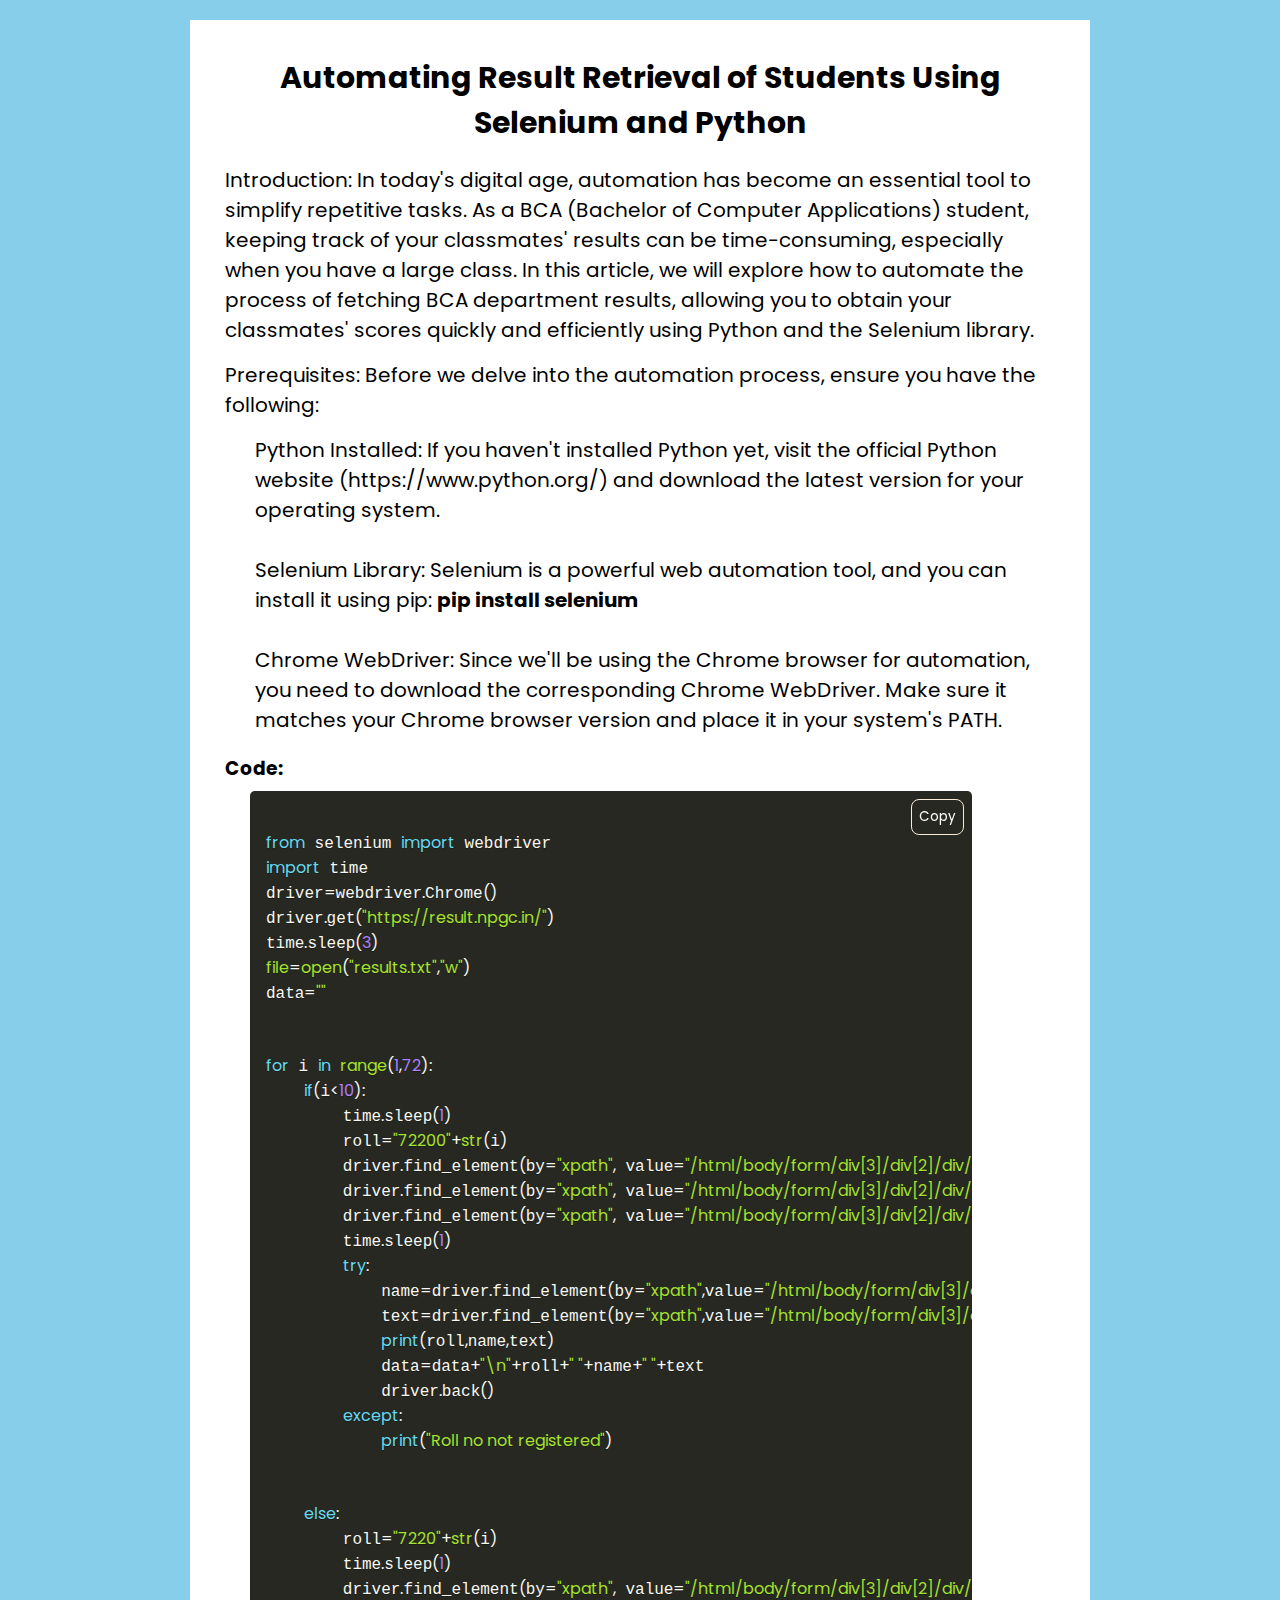
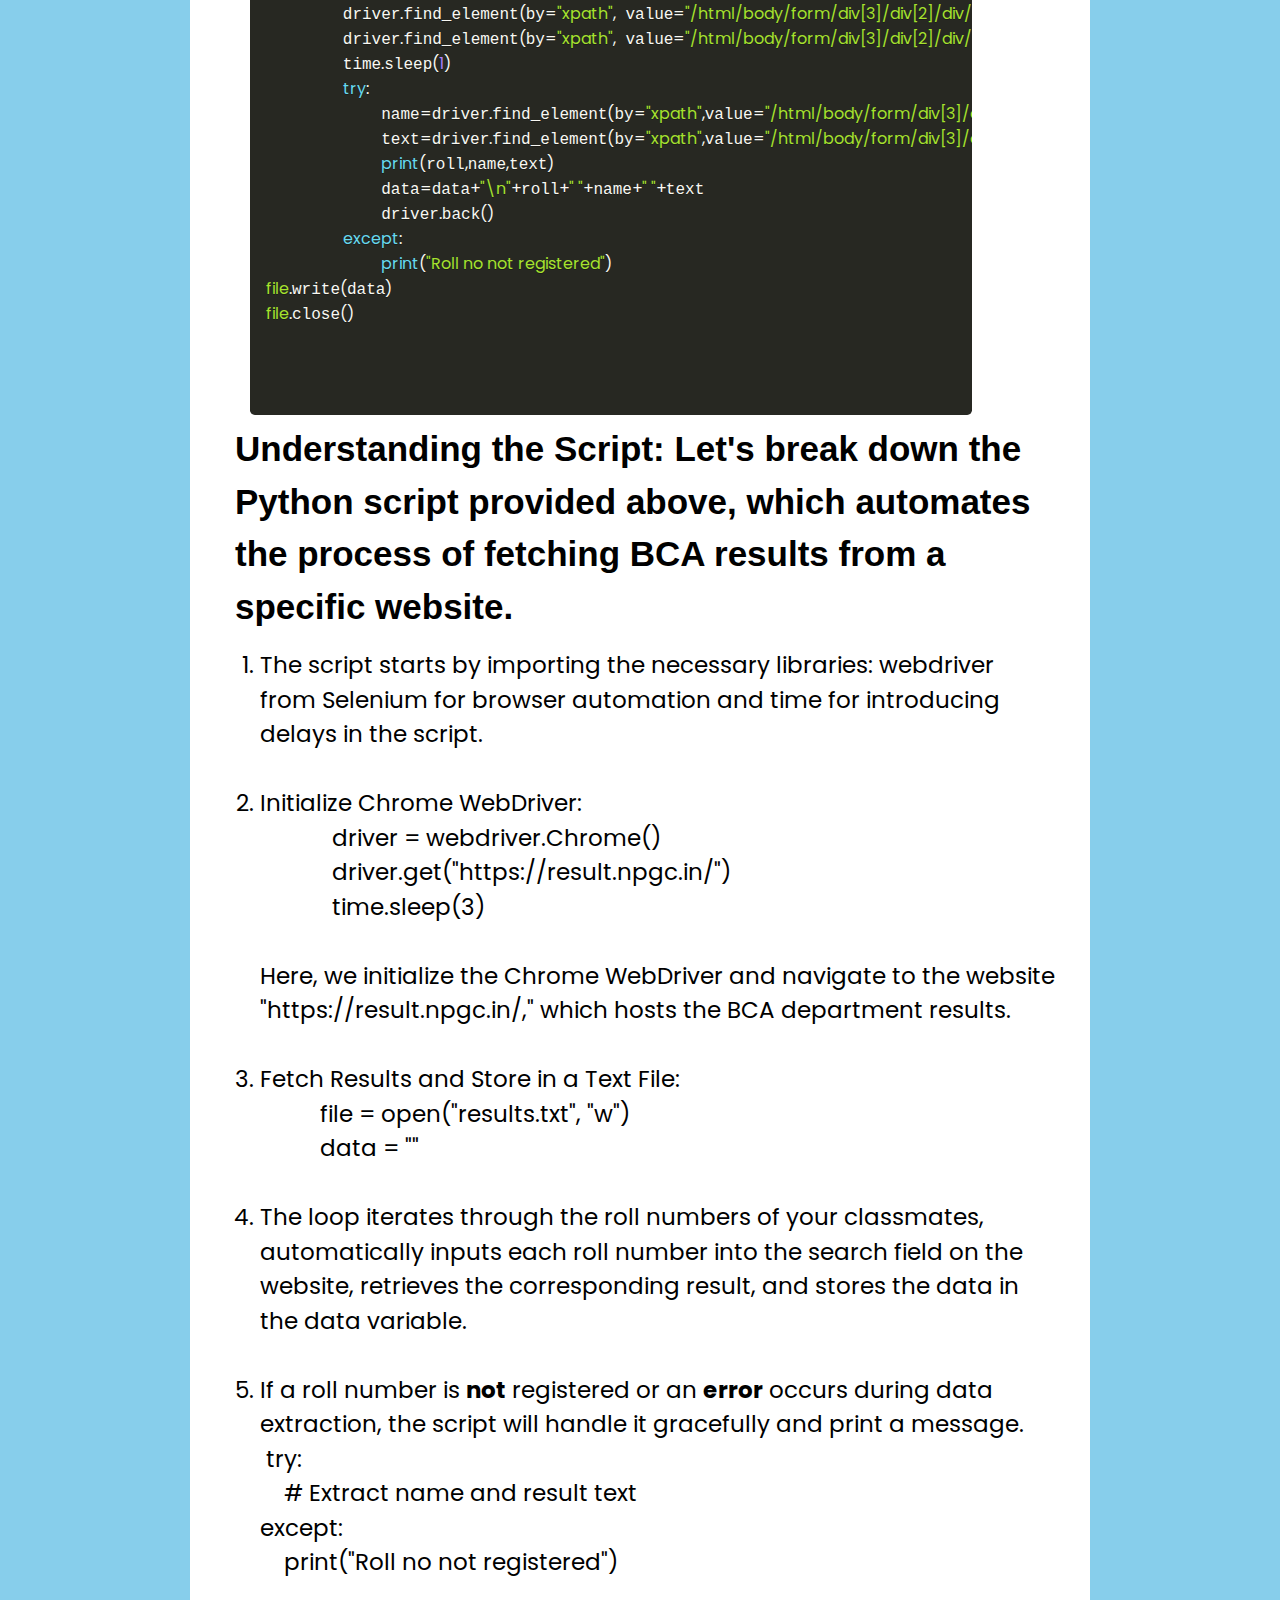
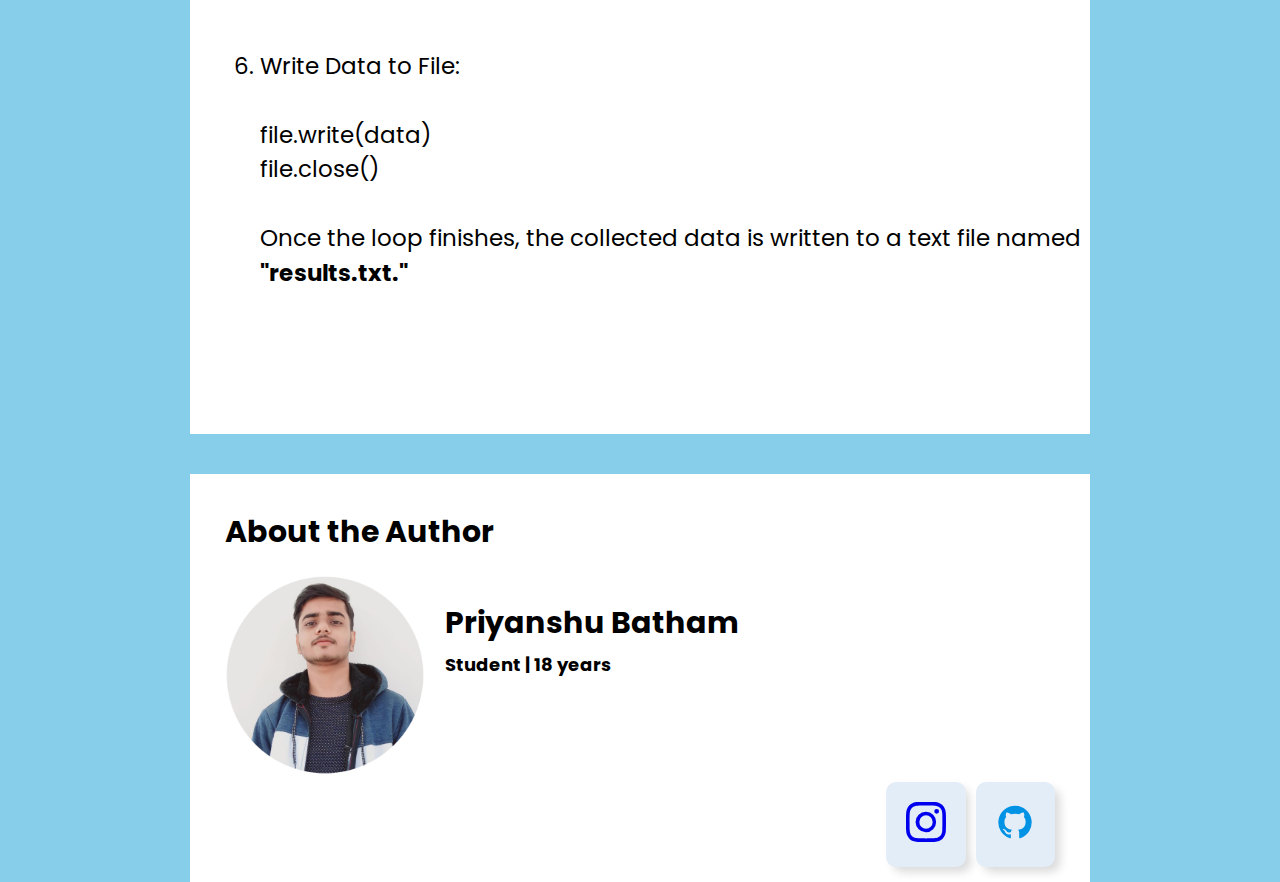
<file: resultAtm.html>
<!DOCTYPE html>
<html lang="en">
<head>
  <meta charset="UTF-8">
  <meta name="viewport" content="width=device-width, initial-scale=1.0">
  <link rel="stylesheet" href="style.css">
  <link rel="stylesheet" href="prism.css">
  <link href="https://fonts.googleapis.com/css2?family=Pangolin&family=Poppins&display=swap" rel="stylesheet">
  <title>Blog</title>
</head>


<style>

*{
        margin : 0;
        padding: 0;
        font-family: 'poppins';
}


body {
  background-color: skyblue;
  margin: 0;
}

.blog-container {
  max-width: 900px;
  margin: 20px auto;
  background-color: white;
  padding: 35px;
}

.blog-content {
  color: black;
  font-family: Arial, sans-serif;
  line-height: 1.5;
}

h1 {
  font-size: 30px;
  font-family: 'poppins';
  align-items: center;
  justify-content: center;
  text-align: center;
  display: flex;
  flex-direction: column;
  margin-bottom: 20px;
}

p {
  margin-bottom: 15px;
}

.author-container {
    max-width: 900px;
    margin: 20px auto;
    background-color: white;
    padding: 35px;
    margin-top: 40px; /* Added margin to separate it from the previous section */
  }
  
  .author-content {
    color: black;
    font-family: Arial, sans-serif;
  }
  
  .author-content h2 {
    font-size: 30px;
    font-weight: 700;
    margin-bottom: 20px;
  }

  .author-info {
    display: flex;
  }
  
  .author-image {
    margin-right: 20px;
  }
  
  .author-image img {
    width: 200px;
    height: 200px;
    border-radius: 50%;
  }
  
  .author-details h2 {
    font-size: 30px;
    margin-top: 25px;
    margin-bottom: 5px;
  }
  
  .author-details h3 {
    font-size: 18px;
    margin-top: 5px;
  }
  
#pic img{
    padding: 20px;
    width: 650px;
    height:600px;
    border: 5px solid black;
}
  

.container{
    width: 90%;
    height: 60%;
    overflow: auto;
    border-radius: 12px;
    padding-left: 25px;
}

.code-wrap{
    position: relative;
}

#copy-button{
    position: absolute;

    top:8px;
    right:8px;
    padding: 7px;
    background-color: rgba(41, 38, 38, 0);
    outline: none;
    color: white;
    border-radius: 8px;
    cursor: pointer;
    transition : all 0.2s ease-in;
    opacity: 1;
    border:1px solid antiquewhite
}

#copy-button.show-msg {
  visibility: hidden;
  opacity: 0;
  transition: opacity 0.2s ease-in;
}

#copy-button.show-msg::after {
  position: absolute;
  content: "Copied";
  visibility: visible;
  opacity: 1;
  color: black;
  background-color: greenyellow;
  /* *---------- */
  position: absolute;
  top:8px;
  right:8px;
  padding: 7px;
  outline: none;
  border-radius: 8px;
  cursor: pointer;
}




#copy-button:hover{
    background-color:greenyellow;
    color: black;
}

.code-wrap:hover #copy-button{
    opacity: 1;
}


#lst{
    margin-top: 15px;
    font-size: 23px;
    font-weight: 300px;
    padding-left: 35px;
    padding-right: 20px;
    margin-bottom: 40px;
}

#title2{
    padding-left: 10px;
    font-size: 35px;
    font-weight: 600;
    font-family: Arial, Helvetica, sans-serif;
}
ul{
    padding-left: 30px;
    margin-bottom: 20px;
    font-size: 20px;
}

.blog-content p{
    font-size: 20px;
    font-weight: 700px;
}
.author-button {
    display: flex;
    justify-content: flex-end;
    margin-top: 0px;
  }
  
  .btn {
    display: grid;
    place-items: center;
    background: #e3edf7;
    padding: 1.4em;
    border-radius: 10px;
    box-shadow: 6px 6px 10px -1px rgba(0,0,0,0.15),
                -6px -6px 10px -1px rgba(255,255,255,0.7);
    border: 1px solid rgba(0,0,0,0);
    cursor: pointer;
    transition: transform 0.5s;
     margin-left: 10px;
  }
  
  .btn:hover {
    box-shadow: inset 4px 4px 6px -1px rgba(0,0,0,0.2),
                inset -4px -4px 6px -1px rgba(255,255,255,0.7),
                -0.5px -0.5px 0px rgba(255,255,255,1),
                0.5px 0.5px 0px rgba(0,0,0,0.15),
                0px 12px 10px -10px rgba(0,0,0,0.05);
    border: 1px solid rgba(0,0,0,0.1);
    transform: translateY(0.5em);
  }
  
  .btn svg {
    transition: transform 0.5s;
  }
  
  .btn:hover svg {
    transform: scale(0.9);
    fill: #333333;
  }
  
  
</style>


<body>
    <div class="blog-container">
        <div class="blog-content">
          <h1>Automating Result Retrieval of Students Using Selenium and Python</h1>
          <p>Introduction: In today's digital age, automation has become an essential tool to simplify repetitive tasks. As a BCA (Bachelor of Computer Applications) student, keeping track of your classmates' results can be time-consuming, especially when you have a large class. In this article, we will explore how to automate the process of fetching BCA department results, allowing you to obtain your classmates' scores quickly and efficiently using Python and the Selenium library.</p>
          <p>Prerequisites: Before we delve into the automation process, ensure you have the following:</p>
          <ul>
            <li>Python Installed: If you haven't installed Python yet, visit the official Python website (https://www.python.org/) and download the latest version for your operating system.
            </li>
            <br>

            <li>Selenium Library: Selenium is a powerful web automation tool, and you can install it using pip: <strong>pip install selenium </strong></li>
            <br>

            <li>Chrome WebDriver: Since we'll be using the Chrome browser for automation, you need to download the corresponding Chrome WebDriver. Make sure it matches your Chrome browser version and place it in your system's PATH.</li>
          </ul>
          

         

           <div id="code">
            <h3>Code:</h3>
            <div class="container">
              <div class="code-wrap">
                  <pre>
                      <code id="code" class="language-python">
from selenium import webdriver
import time
driver=webdriver.Chrome()
driver.get("https://result.npgc.in/")
time.sleep(3)
file=open("results.txt","w")
data=""


for i in range(1,72):
    if(i<10):
        time.sleep(1)
        roll="72200"+str(i)
        driver.find_element(by="xpath", value="/html/body/form/div[3]/div[2]/div/div/article/div[5]/div[1]/input").clear()
        driver.find_element(by="xpath", value="/html/body/form/div[3]/div[2]/div/div/article/div[5]/div[1]/input").send_keys(roll)
        driver.find_element(by="xpath", value="/html/body/form/div[3]/div[2]/div/div/article/div[5]/div[2]/input").click()
        time.sleep(1)
        try:
            name=driver.find_element(by="xpath",value="/html/body/form/div[3]/div[2]/div/article/div[4]/table/tbody/tr[2]/td[3]/span").text
            text=driver.find_element(by="xpath",value="/html/body/form/div[3]/div[2]/div/article/div[7]/div/p/span").text
            print(roll,name,text)
            data=data+"\n"+roll+" "+name+" "+text
            driver.back()
        except:
            print("Roll no not registered")


    else:
        roll="7220"+str(i)
        time.sleep(1)
        driver.find_element(by="xpath", value="/html/body/form/div[3]/div[2]/div/div/article/div[5]/div[1]/input").clear()
        driver.find_element(by="xpath", value="/html/body/form/div[3]/div[2]/div/div/article/div[5]/div[1]/input").send_keys(roll)
        driver.find_element(by="xpath", value="/html/body/form/div[3]/div[2]/div/div/article/div[5]/div[2]/input").click()
        time.sleep(1)
        try:
            name=driver.find_element(by="xpath",value="/html/body/form/div[3]/div[2]/div/article/div[4]/table/tbody/tr[2]/td[3]/span").text
            text=driver.find_element(by="xpath",value="/html/body/form/div[3]/div[2]/div/article/div[7]/div/p/span").text
            print(roll,name,text)
            data=data+"\n"+roll+" "+name+" "+text
            driver.back()
        except:
            print("Roll no not registered")
file.write(data)
file.close()
 
                      </code>
                  </pre>
                  <button id="copy-button">Copy</button>
              </div>
          </div>
          </div>

          <p id="title2">
            Understanding the Script: Let's break down the Python script provided above, which automates the process of fetching BCA results from a specific website.

          </p>

        </p>
        <ol id="lst">
          <li><pre></pre>The script starts by importing the necessary libraries: webdriver from Selenium for browser automation and time for introducing delays in the script.
          </pre> </li>
          <br>
          <li><pre>Initialize Chrome WebDriver: 
            driver = webdriver.Chrome()
            driver.get("https://result.npgc.in/")
            time.sleep(3)

Here, we initialize the Chrome WebDriver and navigate to the website
"https://result.npgc.in/," which hosts the BCA department results.</pre>
            </li>
          <br>

        <li><pre>Fetch Results and Store in a Text File:
          file = open("results.txt", "w")
          data = ""</pre>
          </pre>    
          </li>
          <br>
          <li><pre></pre>The loop iterates through the roll numbers of your classmates, automatically inputs each roll number into the search field on the website, retrieves the corresponding result, and stores the data in the data variable.
          </pre>       
          </li>
          <br>
      <li><pre></pre>If a roll number is <b>not</b> registered or an <b>error</b> occurs during data extraction, the script will handle it gracefully and print a message.
       <pre> try:
    # Extract name and result text
except:
    print("Roll no not registered")
    
  </pre>
          </li>
          <li><pre></pre>Write Data to File:
            <pre>

file.write(data)
file.close()

Once the loop finishes, the collected data is written to a text file named 
<b>"results.txt."</b>

            </pre>
          </li>
      
        </ol>
     


        </div>
      </div>
    
      <div class="author-container">
        <div class="author-content">
            <h2>About the Author</h2>
          <div class="author-info">
            <div class="author-image">
              <img src="pb_pic2.png" alt="Author Image">
            </div>
            <div class="author-details">
              <h2>Priyanshu Batham</h2>
              <h3>Student | 18 years</h3>
            </div>
          </div>
          <div class="author-button">
           
            <button class="btn"><a href="https://www.instagram.com/priyanshu_batham_1/" target="_blank">
                <svg xmlns="http://www.w3.org/2000/svg" width="40" height="40" fill="currentColor" class="bi bi-instagram" viewBox="0 0 16 16">
                    <path d="M8 0C5.829 0 5.556.01 4.703.048 3.85.088 3.269.222 2.76.42a3.917 3.917 0 0 0-1.417.923A3.927 3.927 0 0 0 .42 2.76C.222 3.268.087 3.85.048 4.7.01 5.555 0 5.827 0 8.001c0 2.172.01 2.444.048 3.297.04.852.174 1.433.372 1.942.205.526.478.972.923 1.417.444.445.89.719 1.416.923.51.198 1.09.333 1.942.372C5.555 15.99 5.827 16 8 16s2.444-.01 3.298-.048c.851-.04 1.434-.174 1.943-.372a3.916 3.916 0 0 0 1.416-.923c.445-.445.718-.891.923-1.417.197-.509.332-1.09.372-1.942C15.99 10.445 16 10.173 16 8s-.01-2.445-.048-3.299c-.04-.851-.175-1.433-.372-1.941a3.926 3.926 0 0 0-.923-1.417A3.911 3.911 0 0 0 13.24.42c-.51-.198-1.092-.333-1.943-.372C10.443.01 10.172 0 7.998 0h.003zm-.717 1.442h.718c2.136 0 2.389.007 3.232.046.78.035 1.204.166 1.486.275.373.145.64.319.92.599.28.28.453.546.598.92.11.281.24.705.275 1.485.039.843.047 1.096.047 3.231s-.008 2.389-.047 3.232c-.035.78-.166 1.203-.275 1.485a2.47 2.47 0 0 1-.599.919c-.28.28-.546.453-.92.598-.28.11-.704.24-1.485.276-.843.038-1.096.047-3.232.047s-2.39-.009-3.233-.047c-.78-.036-1.203-.166-1.485-.276a2.478 2.478 0 0 1-.92-.598 2.48 2.48 0 0 1-.6-.92c-.109-.281-.24-.705-.275-1.485-.038-.843-.046-1.096-.046-3.233 0-2.136.008-2.388.046-3.231.036-.78.166-1.204.276-1.486.145-.373.319-.64.599-.92.28-.28.546-.453.92-.598.282-.11.705-.24 1.485-.276.738-.034 1.024-.044 2.515-.045v.002zm4.988 1.328a.96.96 0 1 0 0 1.92.96.96 0 0 0 0-1.92zm-4.27 1.122a4.109 4.109 0 1 0 0 8.217 4.109 4.109 0 0 0 0-8.217zm0 1.441a2.667 2.667 0 1 1 0 5.334 2.667 2.667 0 0 1 0-5.334z"/>
                  </svg></a></button>
            <button class="btn"><a href="https://github.com/Priyanshu-Batham" target="_blank">
              <svg width="40" height="40" fill="#0092E4" xmlns="http://www.w3.org/2000/svg" data-name="Layer 1" viewBox="0 0 24 24" id="github">
                <path d="M12,2.2467A10.00042,10.00042,0,0,0,8.83752,21.73419c.5.08752.6875-.21247.6875-.475,0-.23749-.01251-1.025-.01251-1.86249C7,19.85919,6.35,18.78423,6.15,18.22173A3.636,3.636,0,0,0,5.125,16.8092c-.35-.1875-.85-.65-.01251-.66248A2.00117,2.00117,0,0,1,6.65,17.17169a2.13742,2.13742,0,0,0,2.91248.825A2.10376,2.10376,0,0,1,10.2,16.65923c-2.225-.25-4.55-1.11254-4.55-4.9375a3.89187,3.89187,0,0,1,1.025-2.6875,3.59373,3.59373,0,0,1,.1-2.65s.83747-.26251,2.75,1.025a9.42747,9.42747,0,0,1,5,0c1.91248-1.3,2.75-1.025,2.75-1.025a3.59323,3.59323,0,0,1,.1,2.65,3.869,3.869,0,0,1,1.025,2.6875c0,3.83747-2.33752,4.6875-4.5625,4.9375a2.36814,2.36814,0,0,1,.675,1.85c0,1.33752-.01251,2.41248-.01251,2.75,0,.26251.1875.575.6875.475A10.0053,10.0053,0,0,0,12,2.2467Z"></path>
              </svg></a></button>
          </div>
        </div>
      </div>
      
      
</body>

<script src="prism.js"></script>
<script>
  // Get the copy button element
  const copyButton = document.getElementById("copy-button");

  // Add click event listener to the copy button
  copyButton.addEventListener("click", function() {
    // Select the code inside the code element
    const codeElement = document.getElementById("code");
    const range = document.createRange();
    range.selectNode(codeElement);
    window.getSelection().removeAllRanges();
    window.getSelection().addRange(range);

    // Copy the selected code to clipboard
    document.execCommand("copy");
    window.getSelection().removeAllRanges();

    // Change the button text to "Copied" temporarily
    copyButton.textContent = "Copied";
    copyButton.classList.add("show-msg");
    setTimeout(function() {
      copyButton.textContent = "Copy";
      copyButton.classList.remove("show-msg");
    }, 2000);
  });
</script>
</html>
</file>
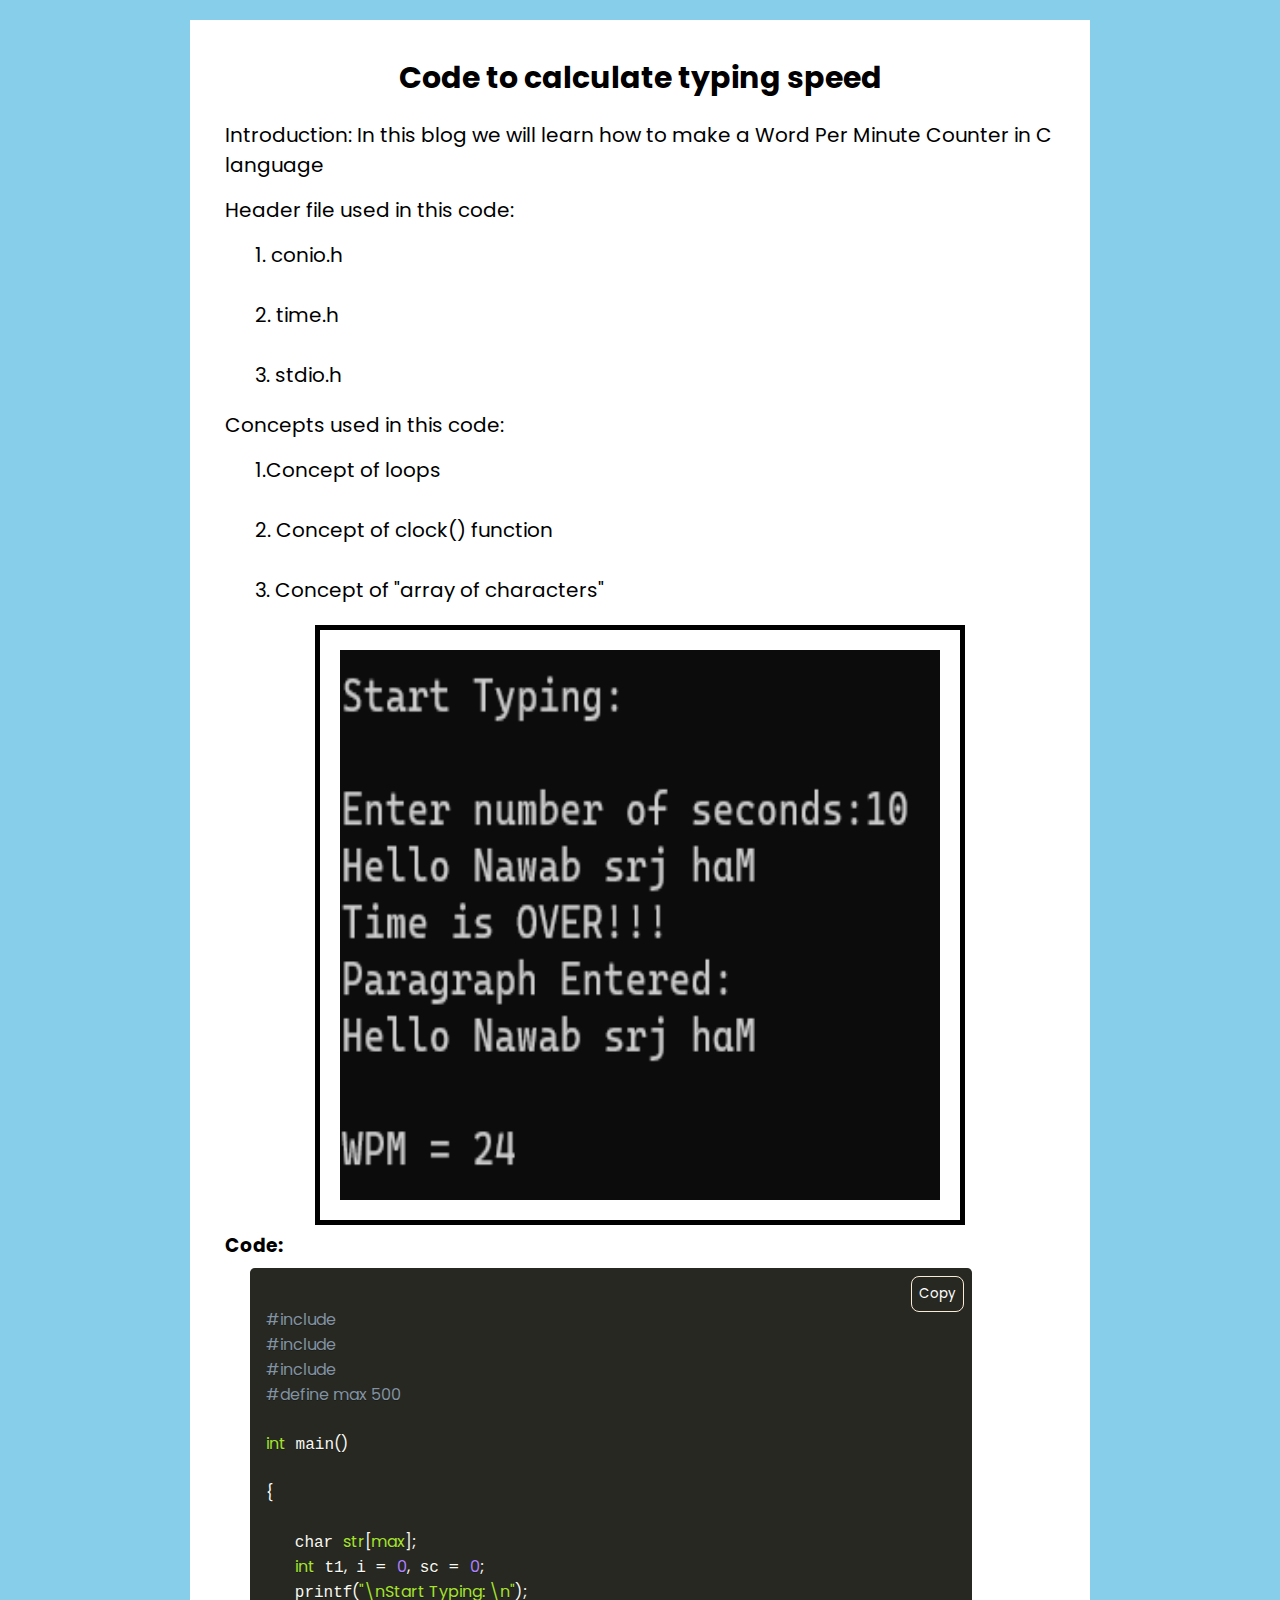
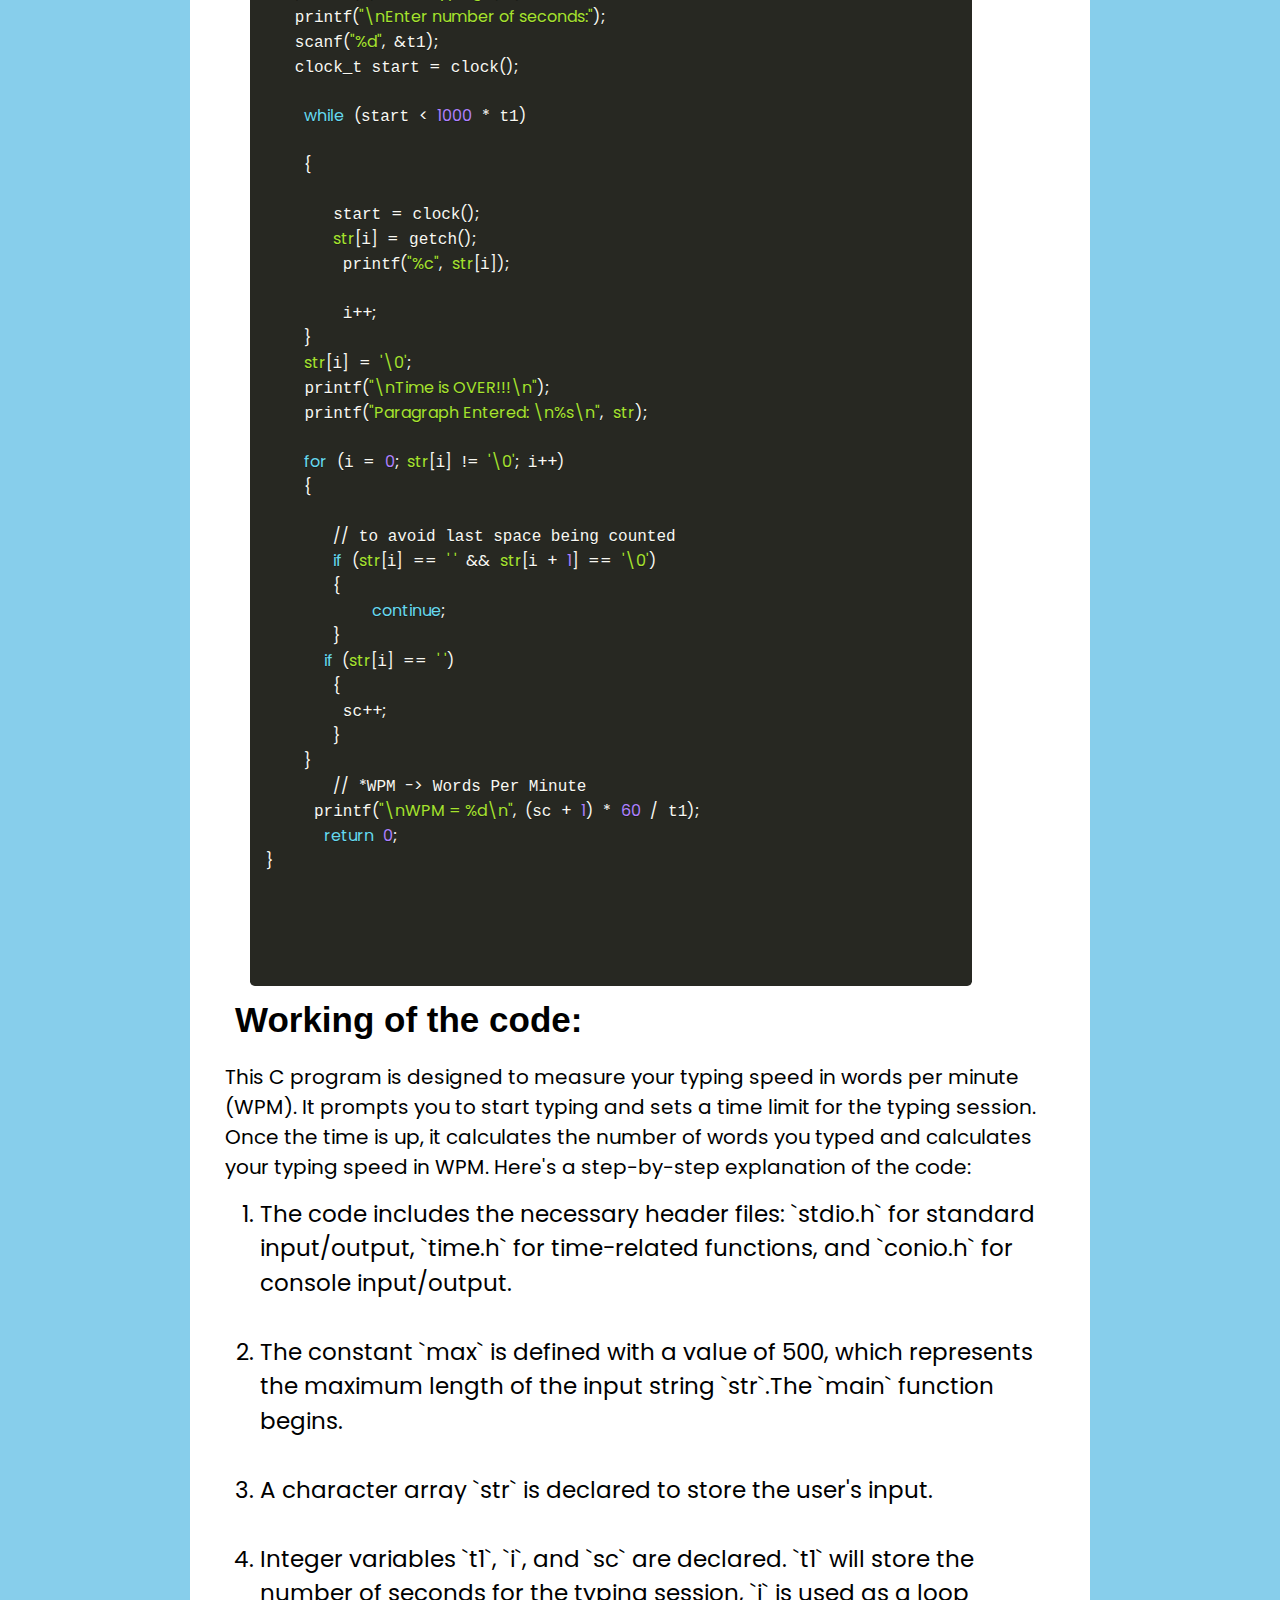
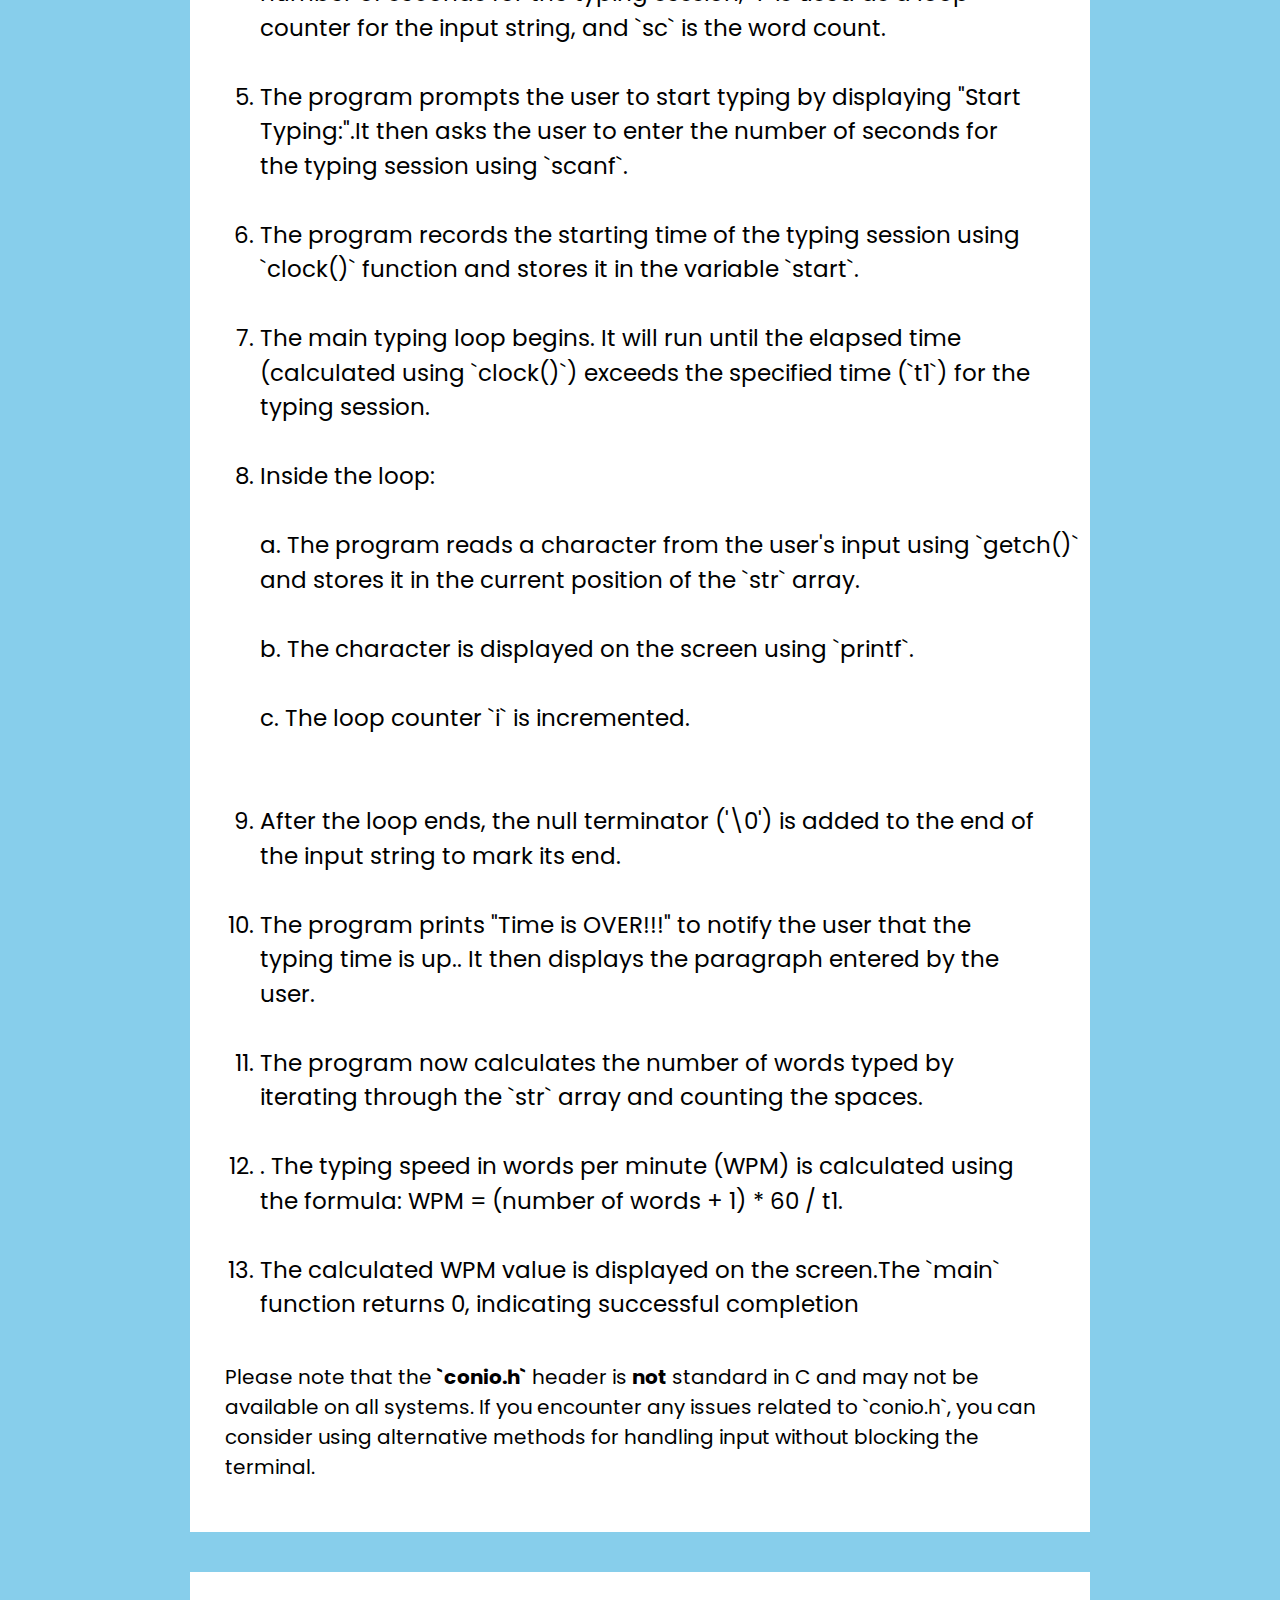
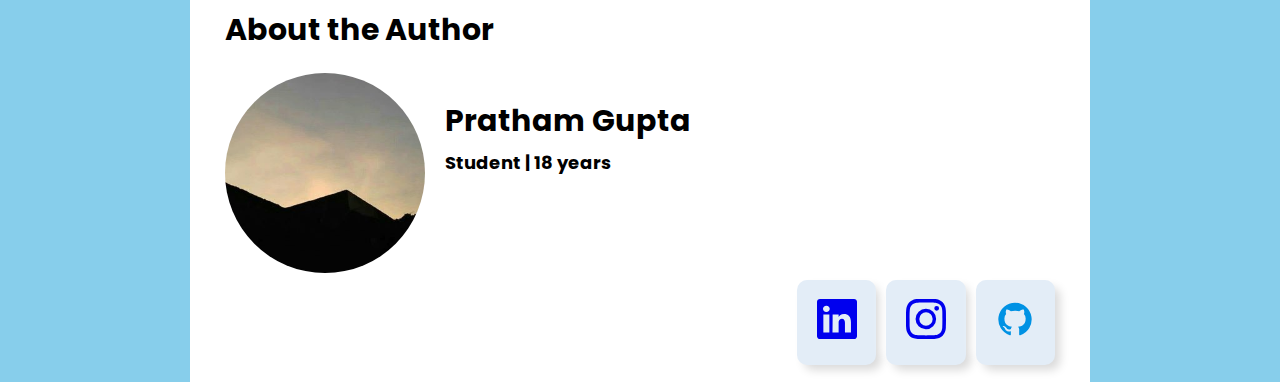
<file: wpmCounter.html>
<!DOCTYPE html>
<html lang="en">
<head>
  <meta charset="UTF-8">
  <meta name="viewport" content="width=device-width, initial-scale=1.0">
  <link rel="stylesheet" href="style.css">
  <link rel="stylesheet" href="prism.css">
  <link href="https://fonts.googleapis.com/css2?family=Pangolin&family=Poppins&display=swap" rel="stylesheet">
  <title>WPM Counter</title>
</head>


<style>

*{
        margin : 0;
        padding: 0;
        font-family: 'poppins';
}


body {
  background-color: skyblue;
  margin: 0;
}

.blog-container {
  max-width: 900px;
  margin: 20px auto;
  background-color: white;
  padding: 35px;
}

.blog-content {
  color: black;
  font-family: Arial, sans-serif;
  line-height: 1.5;
}

h1 {
  font-size: 30px;
  font-family: 'poppins';
  align-items: center;
  justify-content: center;
  text-align: center;
  display: flex;
  flex-direction: column;
  margin-bottom: 20px;
}

p {
  margin-bottom: 15px;
}

.author-container {
    max-width: 900px;
    margin: 20px auto;
    background-color: white;
    padding: 35px;
    margin-top: 40px; /* Added margin to separate it from the previous section */
  }
  
  .author-content {
    color: black;
    font-family: Arial, sans-serif;
  }
  
  .author-content h2 {
    font-size: 30px;
    font-weight: 700;
    margin-bottom: 20px;
  }

  .author-info {
    display: flex;
  }
  
  .author-image {
    margin-right: 20px;
  }
  
  .author-image img {
    width: 200px;
    height: 200px;
    border-radius: 50%;
  }
  
  .author-details h2 {
    font-size: 30px;
    margin-top: 25px;
    margin-bottom: 5px;
  }
  
  .author-details h3 {
    font-size: 18px;
    margin-top: 5px;
  }
  
#pic img{
    padding: 20px;
    width: 650px;
    height:600px;
    border: 5px solid black;
}
  

.container{
    width: 90%;
    height: 60%;
    overflow: auto;
    border-radius: 12px;
    padding-left: 25px;
}

.code-wrap{
    position: relative;
}

#copy-button{
    position: absolute;

    top:8px;
    right:8px;
    padding: 7px;
    background-color: rgba(41, 38, 38, 0);
    outline: none;
    color: white;
    border-radius: 8px;
    cursor: pointer;
    transition : all 0.2s ease-in;
    opacity: 1;
    border:1px solid antiquewhite
}

#copy-button.show-msg {
  visibility: hidden;
  opacity: 0;
  transition: opacity 0.2s ease-in;
}

#copy-button.show-msg::after {
  position: absolute;
  content: "Copied";
  visibility: visible;
  opacity: 1;
  color: black;
  background-color: greenyellow;
  /* *---------- */
  position: absolute;
  top:8px;
  right:8px;
  padding: 7px;
  outline: none;
  border-radius: 8px;
  cursor: pointer;
}




#copy-button:hover{
    background-color:greenyellow;
    color: black;
}

.code-wrap:hover #copy-button{
    opacity: 1;
}


#lst{
    margin-top: 15px;
    font-size: 23px;
    font-weight: 300px;
    padding-left: 35px;
    padding-right: 20px;
    margin-bottom: 40px;
}

#title2{
    padding-left: 10px;
    font-size: 35px;
    font-weight: 600;
    font-family: Arial, Helvetica, sans-serif;
}
ul{
    padding-left: 30px;
    margin-bottom: 20px;
    font-size: 20px;
}

.blog-content p{
    font-size: 20px;
    font-weight: 700px;
}
.author-button {
    display: flex;
    justify-content: flex-end;
    margin-top: 0px;
  }
  
  .btn {
    display: grid;
    place-items: center;
    background: #e3edf7;
    padding: 1.4em;
    border-radius: 10px;
    box-shadow: 6px 6px 10px -1px rgba(0,0,0,0.15),
                -6px -6px 10px -1px rgba(255,255,255,0.7);
    border: 1px solid rgba(0,0,0,0);
    cursor: pointer;
    transition: transform 0.5s;
     margin-left: 10px;
  }
  
  .btn:hover {
    box-shadow: inset 4px 4px 6px -1px rgba(0,0,0,0.2),
                inset -4px -4px 6px -1px rgba(255,255,255,0.7),
                -0.5px -0.5px 0px rgba(255,255,255,1),
                0.5px 0.5px 0px rgba(0,0,0,0.15),
                0px 12px 10px -10px rgba(0,0,0,0.05);
    border: 1px solid rgba(0,0,0,0.1);
    transform: translateY(0.5em);
  }
  
  .btn svg {
    transition: transform 0.5s;
  }
  
  .btn:hover svg {
    transform: scale(0.9);
    fill: #333333;
  }
  
  
</style>


<body>
    <div class="blog-container">
        <div class="blog-content">
          <h1>Code to calculate typing speed</h1>
          <p>Introduction: In this blog we will learn how to make a Word Per Minute Counter in C language</p>

          <p>Header file used in this code:</p>
          <ul>
            <li>1.	conio.h            </li>
            <br>

            <li>2.	time.h</li>
            <br>

            <li>3.	stdio.h</li>
          </ul>
          <p>Concepts used in this code:</p>
          <ul>
            <li>1.Concept of loops         </li>
            <br>

            <li>2.	Concept of clock() function </li>
            <br>

            <li>3.	Concept of "array of characters"</li>
          </ul>
          
          <figure id="pic">
            <center> <img src="blog3_pic.png" alt="Output of the Code"></center>
           </figure>

         

           <div id="code">
            <h3>Code:</h3>
            <div class="container">
              <div class="code-wrap">
                  <pre>
<code id="code" class="language-python">
#include <stdio.h>
#include <time.h>
#include <conio.h>
#define max 500

int main()

{
    
   char str[max];
   int t1, i = 0, sc = 0;
   printf("\nStart Typing: \n");
   printf("\nEnter number of seconds:");
   scanf("%d", &t1);
   clock_t start = clock();
    
    while (start < 1000 * t1)

    {
    
       start = clock();
       str[i] = getch();
        printf("%c", str[i]);

        i++;
    }
    str[i] = '\0';
    printf("\nTime is OVER!!!\n");
    printf("Paragraph Entered: \n%s\n", str);
    
    for (i = 0; str[i] != '\0'; i++)
    {
    
       // to avoid last space being counted
       if (str[i] == ' ' && str[i + 1] == '\0')
       {
           continue;
       }
      if (str[i] == ' ')
       {
        sc++;
       }
    }
       // *WPM -> Words Per Minute
     printf("\nWPM = %d\n", (sc + 1) * 60 / t1);
      return 0;
}
        

</code>
                  </pre>
                  <button id="copy-button">Copy</button>
              </div>
          </div>
          </div>

          <p id="title2">
            Working of the code:

          </p>

        </p>
        <p>This C program is designed to measure your typing speed in words per minute (WPM). It prompts you to start typing and sets a time limit for the typing session. Once the time is up, it calculates the number of words you typed and calculates your typing speed in WPM.

          Here's a step-by-step explanation of the code:
          </p>
        <ol id="lst">
          <li><pre></pre>The code includes the necessary header files: `stdio.h` for standard input/output, `time.h` for time-related functions, and `conio.h` for console input/output.
          </pre> </li>
          <br>
          <li><pre></pre>The constant `max` is defined with a value of 500, which represents the maximum length of the input string `str`.The `main` function begins.

            </li>
          <br>

        <li><pre>A character array `str` is declared to store the user's input.</pre>
          </pre>    
          </li>
          <br>
          <li><pre></pre>Integer variables `t1`, `i`, and `sc` are declared. `t1` will store the number of seconds for the typing session, `i` is used as a loop counter for the input string, and `sc` is the word count.
          </pre>       
          </li>
          <br>
      <li><pre></pre>The program prompts the user to start typing by displaying "Start Typing:".It then asks the user to enter the number of seconds for the typing session using `scanf`.
          </li>
          <br>
          <li><pre></pre>The program records the starting time of the typing session using `clock()` function and stores it in the variable `start`.
        
          </li>
<br>
          <li><pre></pre>The main typing loop begins. It will run until the elapsed time (calculated using `clock()`) exceeds the specified time (`t1`) for the typing session.</li>
<br>
          <li><pre></pre>Inside the loop:
          <pre>

a. The program reads a character from the user's input using `getch()`
and stores it in the current position of the `str` array.

b. The character is displayed on the screen using `printf`.

c. The loop counter `i` is incremented.
          </pre></li>
<br>
          <li><pre></pre>After the loop ends, the null terminator ('\0') is added to the end of the input string to mark its end.</li>
<br>
          <li><pre></pre>The program prints "Time is OVER!!!" to notify the user that the typing time is up.. It then displays the paragraph entered by the user.</li>
<br>
          <li><pre></pre>The program now calculates the number of words typed by iterating through the `str` array and counting the spaces.</li>
<br>
          <li><pre></pre>. The typing speed in words per minute (WPM) is calculated using the formula: WPM = (number of words + 1) * 60 / t1.</li>
<br>
          <li><pre></pre>The calculated WPM value is displayed on the screen.The `main` function returns 0, indicating successful completion</li>
      
        </ol>
     
        <p>Please note that the <b>`conio.h`</b> header is <b>not</b> standard in C and may not be available on all systems. If you encounter any issues related to `conio.h`, you can consider using alternative methods for handling input without blocking the terminal.</p>


        </div>
      </div>
    
      <div class="author-container">
        <div class="author-content">
            <h2>About the Author</h2>
          <div class="author-info">
            <div class="author-image">
              <img src="author3_pic.jpg" alt="Author Image">
            </div>
            <div class="author-details">
              <h2>Pratham Gupta</h2>
              <h3>Student | 18 years</h3>
            </div>
          </div>
          <div class="author-button">
           
            <button class="btn"><a href="https://www.linkedin.com/in/pratham-gupta-73a380255/" target="_blank">
              <svg xmlns="http://www.w3.org/2000/svg" width="40" height="40" fill="currentColor" class="bi bi-linkedin" viewBox="0 0 16 16">
                <path d="M0 1.146C0 .513.526 0 1.175 0h13.65C15.474 0 16 .513 16 1.146v13.708c0 .633-.526 1.146-1.175 1.146H1.175C.526 16 0 15.487 0 14.854V1.146zm4.943 12.248V6.169H2.542v7.225h2.401zm-1.2-8.212c.837 0 1.358-.554 1.358-1.248-.015-.709-.52-1.248-1.342-1.248-.822 0-1.359.54-1.359 1.248 0 .694.521 1.248 1.327 1.248h.016zm4.908 8.212V9.359c0-.216.016-.432.08-.586.173-.431.568-.878 1.232-.878.869 0 1.216.662 1.216 1.634v3.865h2.401V9.25c0-2.22-1.184-3.252-2.764-3.252-1.274 0-1.845.7-2.165 1.193v.025h-.016a5.54 5.54 0 0 1 .016-.025V6.169h-2.4c.03.678 0 7.225 0 7.225h2.4z"/>
              </svg>
            <button class="btn"><a href="https://www.instagram.com/pratham735505/" target="_blank">
                <svg xmlns="http://www.w3.org/2000/svg" width="40" height="40" fill="currentColor" class="bi bi-instagram" viewBox="0 0 16 16">
                    <path d="M8 0C5.829 0 5.556.01 4.703.048 3.85.088 3.269.222 2.76.42a3.917 3.917 0 0 0-1.417.923A3.927 3.927 0 0 0 .42 2.76C.222 3.268.087 3.85.048 4.7.01 5.555 0 5.827 0 8.001c0 2.172.01 2.444.048 3.297.04.852.174 1.433.372 1.942.205.526.478.972.923 1.417.444.445.89.719 1.416.923.51.198 1.09.333 1.942.372C5.555 15.99 5.827 16 8 16s2.444-.01 3.298-.048c.851-.04 1.434-.174 1.943-.372a3.916 3.916 0 0 0 1.416-.923c.445-.445.718-.891.923-1.417.197-.509.332-1.09.372-1.942C15.99 10.445 16 10.173 16 8s-.01-2.445-.048-3.299c-.04-.851-.175-1.433-.372-1.941a3.926 3.926 0 0 0-.923-1.417A3.911 3.911 0 0 0 13.24.42c-.51-.198-1.092-.333-1.943-.372C10.443.01 10.172 0 7.998 0h.003zm-.717 1.442h.718c2.136 0 2.389.007 3.232.046.78.035 1.204.166 1.486.275.373.145.64.319.92.599.28.28.453.546.598.92.11.281.24.705.275 1.485.039.843.047 1.096.047 3.231s-.008 2.389-.047 3.232c-.035.78-.166 1.203-.275 1.485a2.47 2.47 0 0 1-.599.919c-.28.28-.546.453-.92.598-.28.11-.704.24-1.485.276-.843.038-1.096.047-3.232.047s-2.39-.009-3.233-.047c-.78-.036-1.203-.166-1.485-.276a2.478 2.478 0 0 1-.92-.598 2.48 2.48 0 0 1-.6-.92c-.109-.281-.24-.705-.275-1.485-.038-.843-.046-1.096-.046-3.233 0-2.136.008-2.388.046-3.231.036-.78.166-1.204.276-1.486.145-.373.319-.64.599-.92.28-.28.546-.453.92-.598.282-.11.705-.24 1.485-.276.738-.034 1.024-.044 2.515-.045v.002zm4.988 1.328a.96.96 0 1 0 0 1.92.96.96 0 0 0 0-1.92zm-4.27 1.122a4.109 4.109 0 1 0 0 8.217 4.109 4.109 0 0 0 0-8.217zm0 1.441a2.667 2.667 0 1 1 0 5.334 2.667 2.667 0 0 1 0-5.334z"/>
                  </svg></a></button>
            <button class="btn"><a href="https://github.com/Pratham735505" target="_blank">
              <svg width="40" height="40" fill="#0092E4" xmlns="http://www.w3.org/2000/svg" data-name="Layer 1" viewBox="0 0 24 24" id="github">
                <path d="M12,2.2467A10.00042,10.00042,0,0,0,8.83752,21.73419c.5.08752.6875-.21247.6875-.475,0-.23749-.01251-1.025-.01251-1.86249C7,19.85919,6.35,18.78423,6.15,18.22173A3.636,3.636,0,0,0,5.125,16.8092c-.35-.1875-.85-.65-.01251-.66248A2.00117,2.00117,0,0,1,6.65,17.17169a2.13742,2.13742,0,0,0,2.91248.825A2.10376,2.10376,0,0,1,10.2,16.65923c-2.225-.25-4.55-1.11254-4.55-4.9375a3.89187,3.89187,0,0,1,1.025-2.6875,3.59373,3.59373,0,0,1,.1-2.65s.83747-.26251,2.75,1.025a9.42747,9.42747,0,0,1,5,0c1.91248-1.3,2.75-1.025,2.75-1.025a3.59323,3.59323,0,0,1,.1,2.65,3.869,3.869,0,0,1,1.025,2.6875c0,3.83747-2.33752,4.6875-4.5625,4.9375a2.36814,2.36814,0,0,1,.675,1.85c0,1.33752-.01251,2.41248-.01251,2.75,0,.26251.1875.575.6875.475A10.0053,10.0053,0,0,0,12,2.2467Z"></path>
              </svg></a></button>
          </div>
        </div>
      </div>
      
      
</body>

<script src="prism.js"></script>
<script>
  // Get the copy button element
  const copyButton = document.getElementById("copy-button");

  // Add click event listener to the copy button
  copyButton.addEventListener("click", function() {
    // Select the code inside the code element
    const codeElement = document.getElementById("code");
    const range = document.createRange();
    range.selectNode(codeElement);
    window.getSelection().removeAllRanges();
    window.getSelection().addRange(range);

    // Copy the selected code to clipboard
    document.execCommand("copy");
    window.getSelection().removeAllRanges();

    // Change the button text to "Copied" temporarily
    copyButton.textContent = "Copied";
    copyButton.classList.add("show-msg");
    setTimeout(function() {
      copyButton.textContent = "Copy";
      copyButton.classList.remove("show-msg");
    }, 2000);
  });
</script>
</html>
</file>
<file: java_prism.css>
/* PrismJS 1.29.0
https://prismjs.com/download.html#themes=prism-okaidia&languages=markup+css+clike+java */
code[class*=language-],pre[class*=language-]{color:#f8f8f2;background:0 0;text-shadow:0 1px rgba(0,0,0,.3);font-family:Consolas,Monaco,'Andale Mono','Ubuntu Mono',monospace;font-size:1em;text-align:left;white-space:pre;word-spacing:normal;word-break:normal;word-wrap:normal;line-height:1.5;-moz-tab-size:4;-o-tab-size:4;tab-size:4;-webkit-hyphens:none;-moz-hyphens:none;-ms-hyphens:none;hyphens:none}pre[class*=language-]{padding:1em;margin:.5em 0;overflow:auto;border-radius:.3em}:not(pre)>code[class*=language-],pre[class*=language-]{background:#272822}:not(pre)>code[class*=language-]{padding:.1em;border-radius:.3em;white-space:normal}.token.cdata,.token.comment,.token.doctype,.token.prolog{color:#8292a2}.token.punctuation{color:#f8f8f2}.token.namespace{opacity:.7}.token.constant,.token.deleted,.token.property,.token.symbol,.token.tag{color:#f92672}.token.boolean,.token.number{color:#ae81ff}.token.attr-name,.token.builtin,.token.char,.token.inserted,.token.selector,.token.string{color:#a6e22e}.language-css .token.string,.style .token.string,.token.entity,.token.operator,.token.url,.token.variable{color:#f8f8f2}.token.atrule,.token.attr-value,.token.class-name,.token.function{color:#e6db74}.token.keyword{color:#66d9ef}.token.important,.token.regex{color:#fd971f}.token.bold,.token.important{font-weight:700}.token.italic{font-style:italic}.token.entity{cursor:help}
</file>
<file: style.css>
*{
    margin :0;
    padding:0;
    box-sizing: border-box;


}

header{
    width: 100%;
    height: 100vh;
    background-image: url('https://blogger.googleusercontent.com/img/b/R29vZ2xl/AVvXsEjB2biAkAMXPqrZAqTR3930S2KGRCzgfDee56jVp0f3C-xxtZbVitlTsELXrg-yehmkVfuoSRO4AyZvy8HAvxagrzO7k7CqAqBWys-tw0f7mHc3bZXPONbzU18jCSzMWTx0exP5E75Jb_C2KV51qYuubG6UE30peDRTyUX4jhBPykRcEKVl5myAFc2fEGOP/s320/LastLogo2.png');
    /* LL2 , LL , logo_final */
    background-repeat: no-repeat;
    background-size: 100% 100%;
}

.mainheader nav{
    width: 400px;
    display: flex;
    justify-content :space-between;
    align-items: center;
    /* padding-right: 300px; */
    
}
/*
.mainheader nav button{
    text-transform :capitalize;
    font-size: 22px;
    font-weight: bold;
    padding: 10px 20px;
    text-align: center;
    display: flex;
    justify-content: space-between;
    /* font-size: medium; 
    font-family: Arial, Helvetica, sans-serif;
    border:none;
    color: black;
    cursor: pointer;            
    /* background-color: #ff9900; 
    background-color: white;
    
    border-radius: 10px;
} 

  
.mainheader nav button:hover{
    color:#ff9900;
    background-color: black;
}
*/

.mainheader nav .button-wrapper {
    width: 400px;
    display: flex;
    justify-content: space-between;
    align-items: center;
  }
  
  .mainheader nav .button-wrapper button {
    text-transform: capitalize;
    font-size: 22px;
    font-weight: bold;
    padding: 10px 20px;
    text-align: center;
    display: flex;
    justify-content: space-between;
    font-family: Arial, Helvetica, sans-serif;
    border: none;
    color: black;
    cursor: pointer;
    background-color: white;
    border-radius: 10px;
  }
  
  .mainheader nav .button-wrapper button:hover {
    color: #ff9900;
    background-color: black;
  }
  
  .mainheader nav .button-wrapper button a {
    text-decoration: none;
    color: inherit;
  }
  
/* *------------------------------------------------------*/

.mainheader{
    width: 100%;
    height: 100px;
    display: flex;
    justify-content: space-between ;
    align-items: center;
}

.mainheader .logo img{
    width: 240px;
    height: 85px;
    padding-bottom: 20px;
    padding-left: 60px;
}
/* 

main{
    width: 100%;
    display: flex;
    justify-content: space-between ;
    align-items: center;
}

main section{
    display: flex;
    justify-content: space-between;
    padding-left: 415px;
} */
/* 
main .quote{
    padding-left: 450px; 
    display: flex;
     text-align: center;  
}

.quote h1{
    margin-top: 100px;
    font-size: 75px;
    font-family: 'Pangolin', cursive;
    font-weight: 900;
    font-variant: small-caps;
}
*/
main section {
    display: flex;
    flex-direction: column; /* Change to a vertical layout */
    align-items: center; /* Center align the content horizontally */
  }
  
  .quote h1 {
    margin-top: 130px; /* Remove the top margin from the heading */
    font-size: 75px;
    font-family: 'Pangolin';
    margin-bottom: 20px; /* Add some spacing between the heading and subheading */
    font-weight: 900;
    /* font-variant: small-caps; */
  }
  
  .quote h2 {
    font-size: 40px; /* Adjust the font size of the subheading as per your preference */
    font-family: 'Pangolin';
  }
  

/* *---------------------------SECOND PAGE--------------------------------------- */

.secondPage{
    width: 100%;
    height: 100vh;
    background-color: white;
}

.title{
    margin-top: 45px;
    margin-bottom: 15px;
    font-size: 2.4rem;
    text-align: center;
    font-family : 'Poppins', sans-serif;
}

/* .book {
    margin-top: 100px;
    margin-left: 60px;
    position: relative;
    border-radius: 10px;
    width: 220px;
    height: 300px;
    background-color: whitesmoke;
    /* -webkit-box-shadow: 1px 1px 12px #000; */
    /* box-shadow: 1px 1px 12px #000; 
    -webkit-transform: preserve-3d;
    -ms-transform: preserve-3d;
    transform: preserve-3d;
    -webkit-perspective: 2000px;
    perspective: 2000px;
    display: -webkit-box;
    display: -ms-flexbox;
    display: flex;
    -webkit-box-align: center;
    -ms-flex-align: center;
    align-items: center;
    -webkit-box-pack: center;
    -ms-flex-pack: center;
    justify-content: center;
    color: #000;
  }
  
  .cover {
    top: 0;
    position: absolute;
    background-color: #FFC331;
    width: 100%;
    height: 100%;
    border-radius: 10px;
    cursor: pointer;
    -webkit-transition: all 0.5s;
    transition: all 0.9s;
    -webkit-transform-origin: 0;
    -ms-transform-origin: 0;
    transform-origin: 0;
    -webkit-box-shadow: 1px 1px 12px #000;
    box-shadow: 1px 1px 12px #000;
    display: -webkit-box;
    display: -ms-flexbox;
    display: flex;
    -webkit-box-align: center;
    -ms-flex-align: center;
    align-items: center;
    -webkit-box-pack: center;
    -ms-flex-pack: center;
    justify-content: center;
  }
  
  .book:hover .cover {
    -webkit-transition: all 0.5s;
    transition: all 0.5s;
    -webkit-transform: rotatey(-80deg);
    -ms-transform: rotatey(-80deg);
    transform: rotatey(-80deg);
  }
  
  p {
    font-size: 20px;
    font-weight: bolder;
  } */

/* *--------------------------New Box Script------------------------- */

.card {
  position: relative;
  margin-top: 45px;
  margin-left: 45px;
  border: 2px solid black;
  width: 300px;
  height: 200px;
/*  background: linear-gradient(-45deg, #f89b29 0%, #ff0f7b 100% ); */
background-image: url(CN1_cover.png);
  border-radius: 10px;
  display: flex;
  align-items: center;
  justify-content: center;
  overflow: hidden;
  transition: all 0.6s cubic-bezier(0.23, 1, 0.320, 1);
}

.card svg {
  width: 48px;
  fill: #333;
  transition: all 0.1s cubic-bezier(0.23, 1, 0.320, 1);
}

.card:hover {
  transform: rotate(-5deg) scale(1.1);
  box-shadow: 0 10px 20px rgba(0, 0, 0, 0.2);
}

.card__content {
  position: absolute;
  top: 50%;
  left: 50%;
  transform: translate(-50%, -50%) rotate(-45deg);
  width: 100%;
  height: 100%;
  padding: 20px;
  box-sizing: border-box;
  background-color: #fff;
  opacity: 0;
  transition: all 0.6s cubic-bezier(0.23, 1, 0.320, 1);
}

.card:hover .card__content {
  transform: translate(-50%, -50%) rotate(0deg);
  opacity: 1;
}

.card__title {
  margin: 0;
  font-size: 24px;
  color: #333;
  font-weight: 700;
  font-family: 'poppins';
}

.card__description {
  margin: 10px 0 0;
  font-size: 14px;
  font-family: 'poppins';
  color: #777;
  line-height: 1.4;
}

.card:hover svg {
  scale: 0;
  transform: rotate(-45deg);
}

/* *------------------------------------------------------------------------------ */








.thirdPage{
    width: 100%;
    height: 100vh;
    background-color: white;
    /* script added : */
 
}

/* *------------------------------Complete Box Css-----------------------  */

a{
  text-decoration: none;
}
ul{
  list-style: none;
}

#blog{
  display: flex;
  flex-direction: column;
  justify-content: center;
  align-items: center;
  padding: 50px 0px;
  /* background-color: whitesmoke; */
  background-color: white;
}

.blog-heading{
  font-size: 2.4rem;
  font-family : 'Poppins', sans-serif;
  text-transform: capitalize;
  font-weight: 800;
  color:black;
  align-items :stretch;
  line-height: 2.4rem;
  justify-content: space-between;
}

.blog-heading strong{
  color : blue;
  font-weight: 500;
  font-size: 1rem;
  letter-spacing: 0.3px;
}

.blog-box-container{
  display: flex;
  justify-content: center;
  align-items: center;
  margin-top: 50px;
}

.blog-box{
  max-width: 350px;
  width: 100%;
  height : 100%;
  display: flex;
  padding: 10px;
  flex-direction: column;
  transition: all ease 0.7s;
}
.blog-box:hover{
  background-color: white;
  box-shadow:16px 20px 50px black;
}

.blog-box-img{
  width: 100%;
  height : 100%;
  /* max-width: 300px;  sets a limit to width , but here it was disturbing the img                                          */     
  overflow: hidden;
  display: flex;
  position: relative;
  border: 2.5px dashed black;
}

.blog-box-img img{
  width: 100%;
  height: 100%;
  object-fit: cover;
  object-position: center;
     
}

.blog-img-link{
  position: absolute;
  left: 50%;
  top:50%;
  transform: translate(-50% , -50%);
  width: 50px;
  height : 50px;
  border-radius: 50%;
  display: none;
  justify-content: center;
  align-items: center;
  background-color: white;
  color : black;
  box-shadow: 2px 2px 30px rgb(20,97,212,0.12);
}

.blog-box-text{
  display: flex;
  flex-direction: column;
  padding: 30px 10px 20px 10px;
  font-family : 'Poppins', sans-serif;
}

.blog-box-text p{
  color:black;
  font-weight: 500;
  font-size : 1.0rem;
  overflow: hidden;
}

.blog-box-text a{
  color : rgb(20, 19, 19);
  font-size: 1.4rem;
  font-weight: 800;
  line-height: 1.8rem;
  margin:0px 0px 10px 0px;
}


/* *----------------------------------------------------------------------- */


#text0{
  text-align: center;
  font-family :'Franklin Gothic Medium', 'Arial Narrow', Arial, sans-serif;
  font-size: 30px;
}

#text1{
  text-align: center;
  font-family :'Franklin Gothic Medium', 'Arial Narrow', Arial, sans-serif;
  font-size: 30px;
}
</file>
<file: prism.css>
/* PrismJS 1.29.0
https://prismjs.com/download.html#themes=prism-okaidia&languages=markup+css+python */
code[class*=language-],pre[class*=language-]{color:#f8f8f2;background:0 0;text-shadow:0 1px rgba(0,0,0,.3);font-family:Consolas,Monaco,'Andale Mono','Ubuntu Mono',monospace;font-size:1em;text-align:left;white-space:pre;word-spacing:normal;word-break:normal;word-wrap:normal;line-height:1.5;-moz-tab-size:4;-o-tab-size:4;tab-size:4;-webkit-hyphens:none;-moz-hyphens:none;-ms-hyphens:none;hyphens:none}pre[class*=language-]{padding:1em;margin:.5em 0;overflow:auto;border-radius:.3em}:not(pre)>code[class*=language-],pre[class*=language-]{background:#272822}:not(pre)>code[class*=language-]{padding:.1em;border-radius:.3em;white-space:normal}.token.cdata,.token.comment,.token.doctype,.token.prolog{color:#8292a2}.token.punctuation{color:#f8f8f2}.token.namespace{opacity:.7}.token.constant,.token.deleted,.token.property,.token.symbol,.token.tag{color:#f92672}.token.boolean,.token.number{color:#ae81ff}.token.attr-name,.token.builtin,.token.char,.token.inserted,.token.selector,.token.string{color:#a6e22e}.language-css .token.string,.style .token.string,.token.entity,.token.operator,.token.url,.token.variable{color:#f8f8f2}.token.atrule,.token.attr-value,.token.class-name,.token.function{color:#e6db74}.token.keyword{color:#66d9ef}.token.important,.token.regex{color:#fd971f}.token.bold,.token.important{font-weight:700}.token.italic{font-style:italic}.token.entity{cursor:help}
</file>
